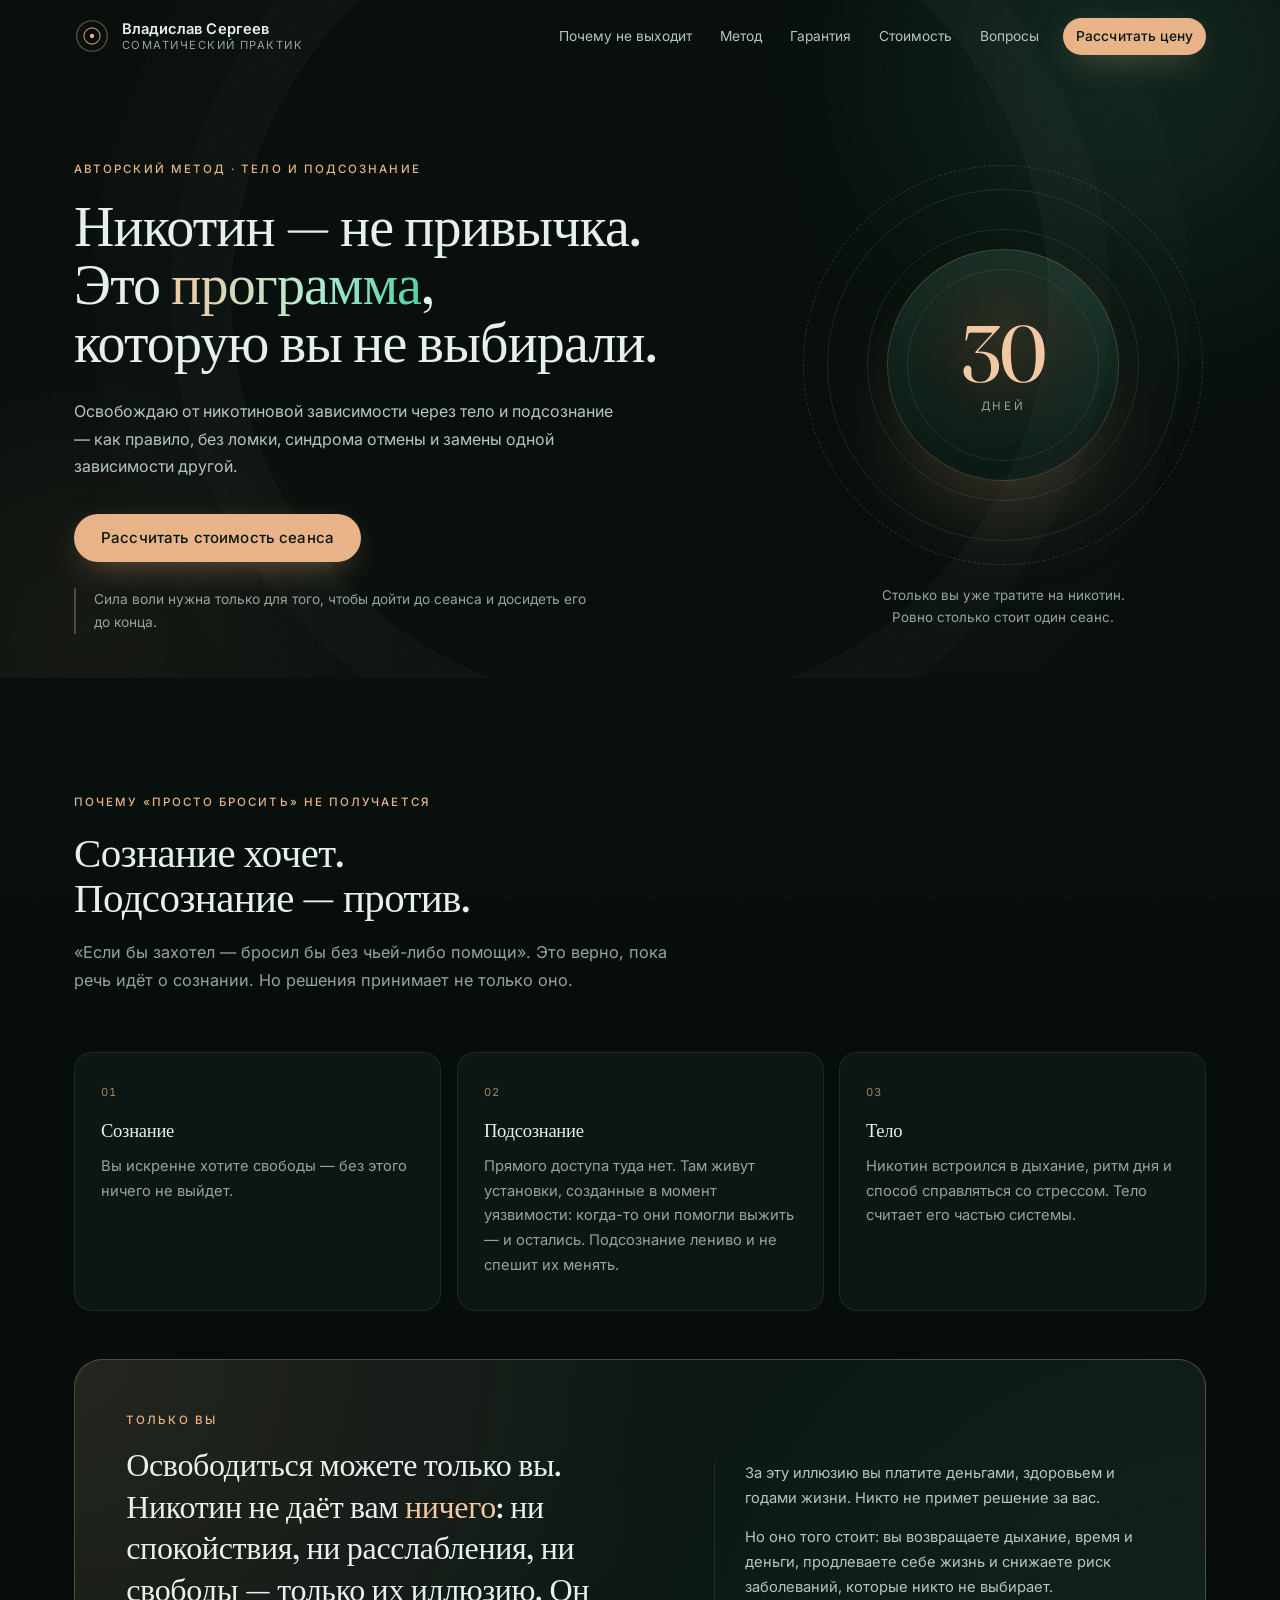
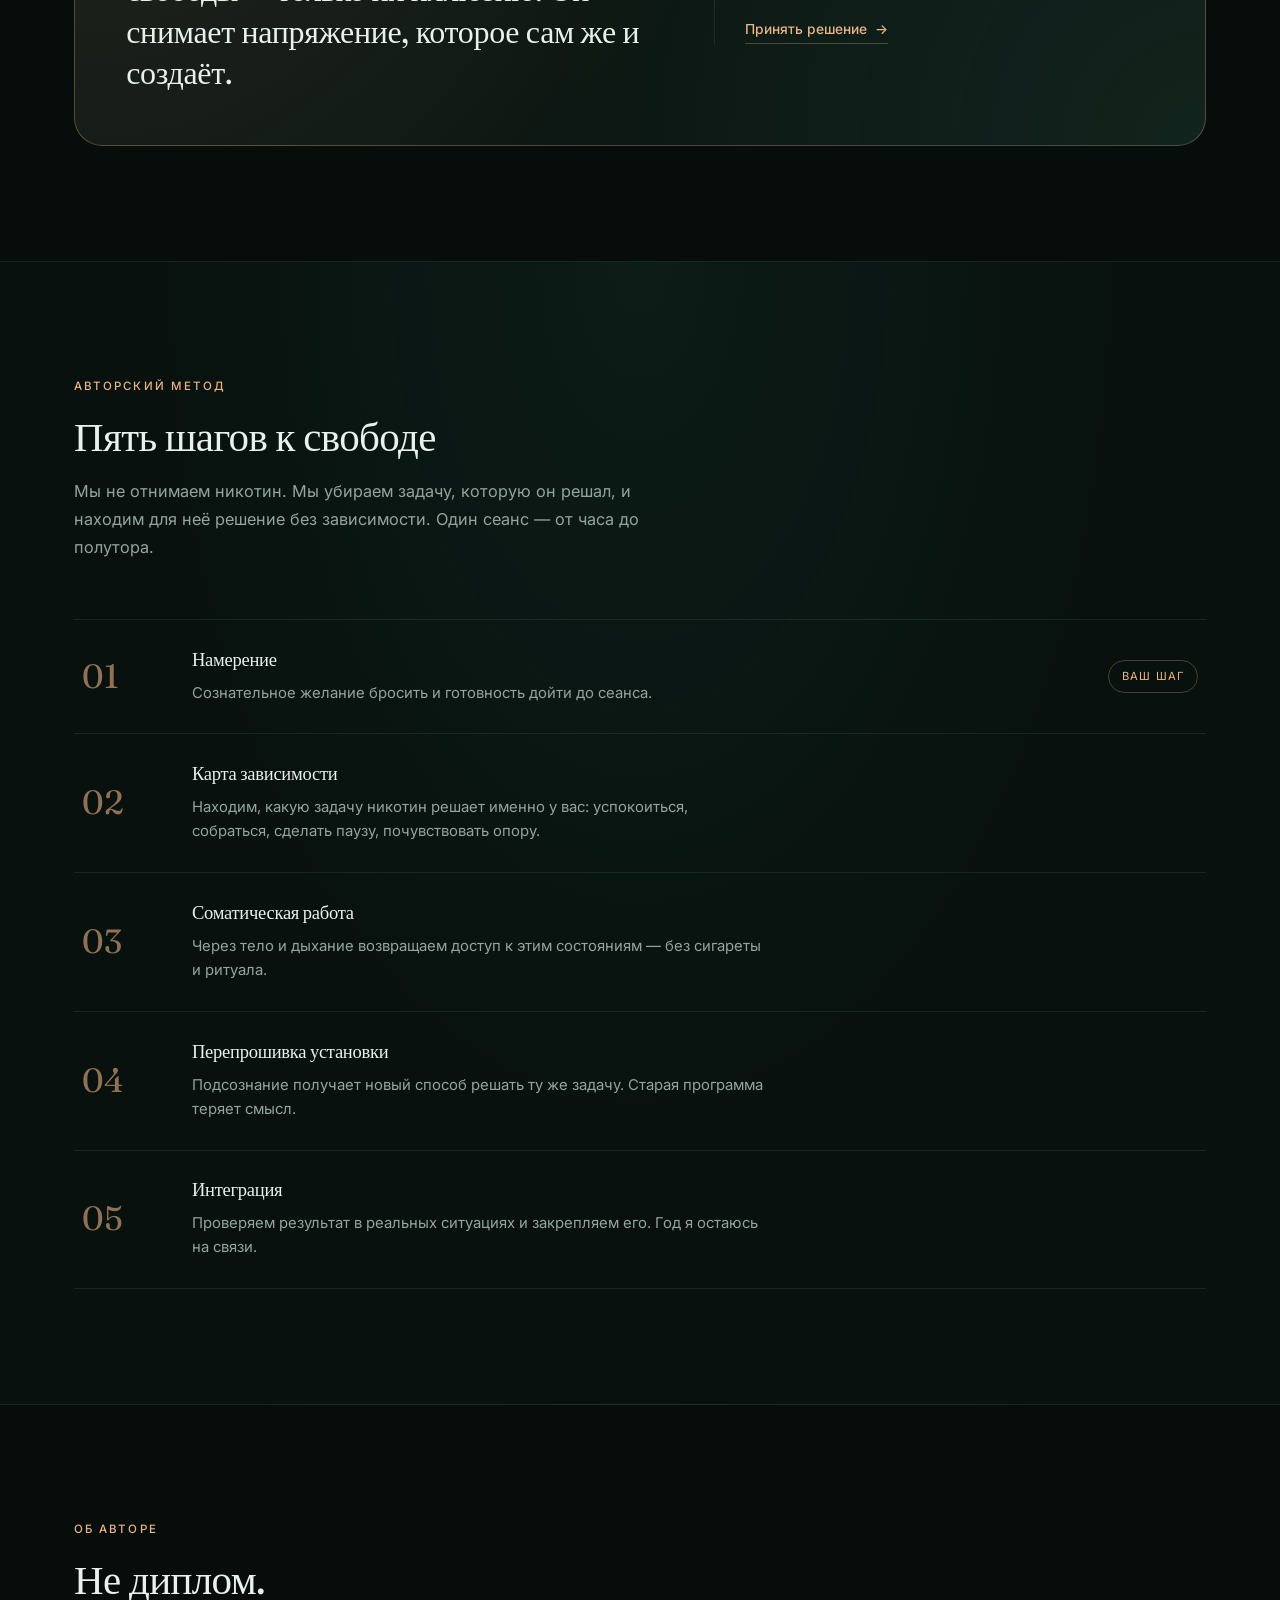
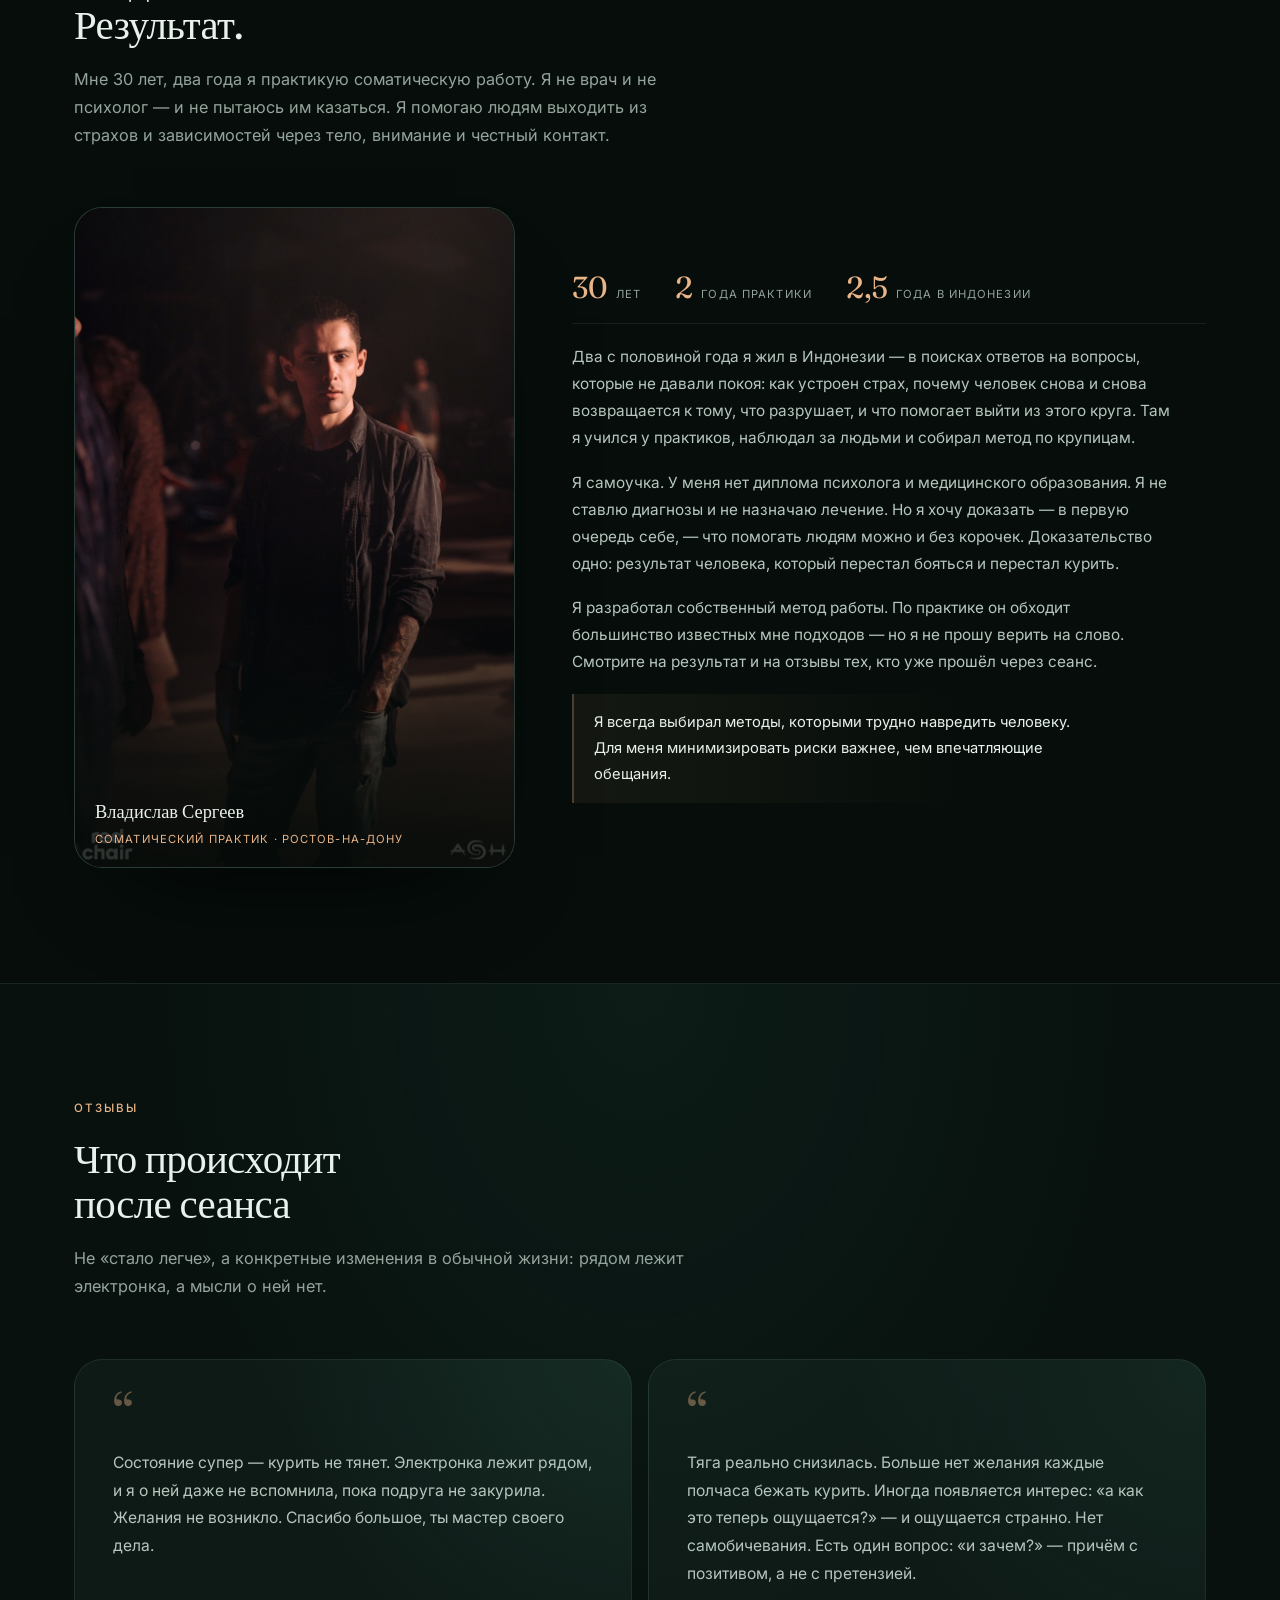
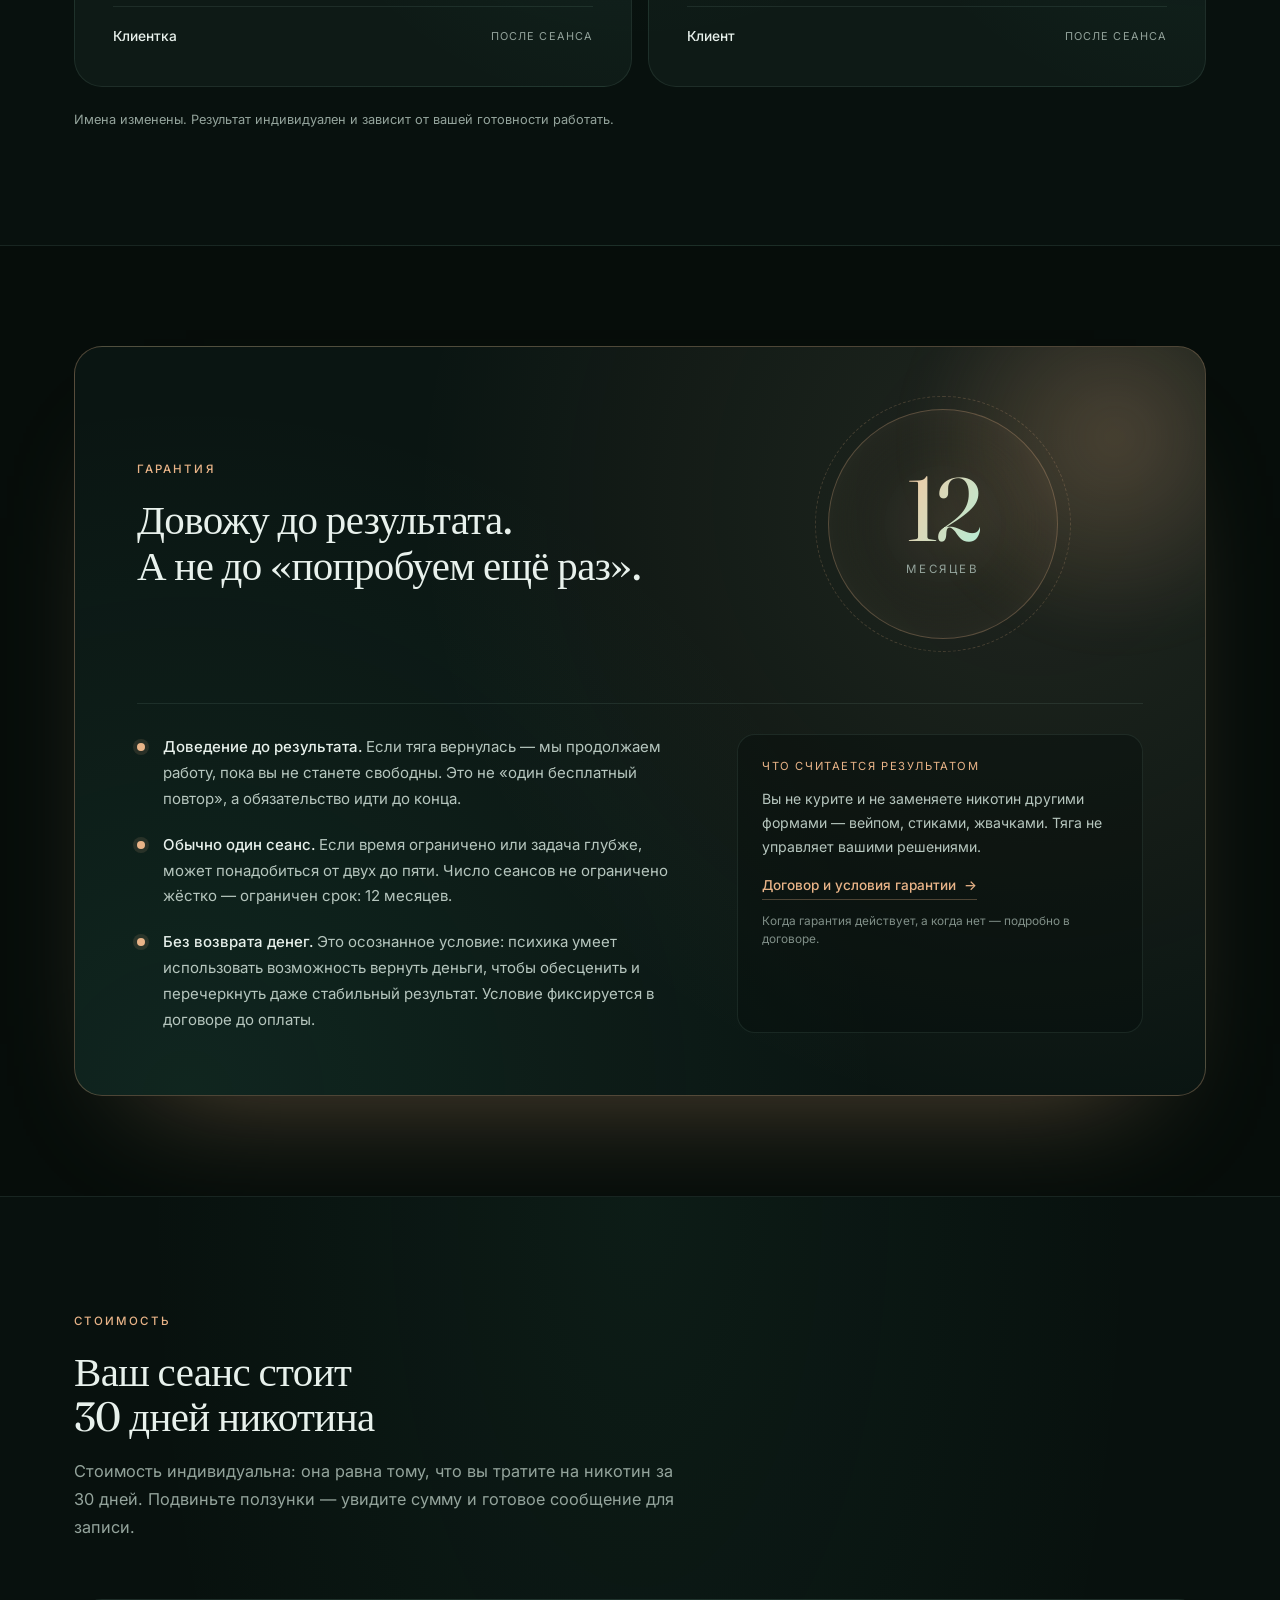
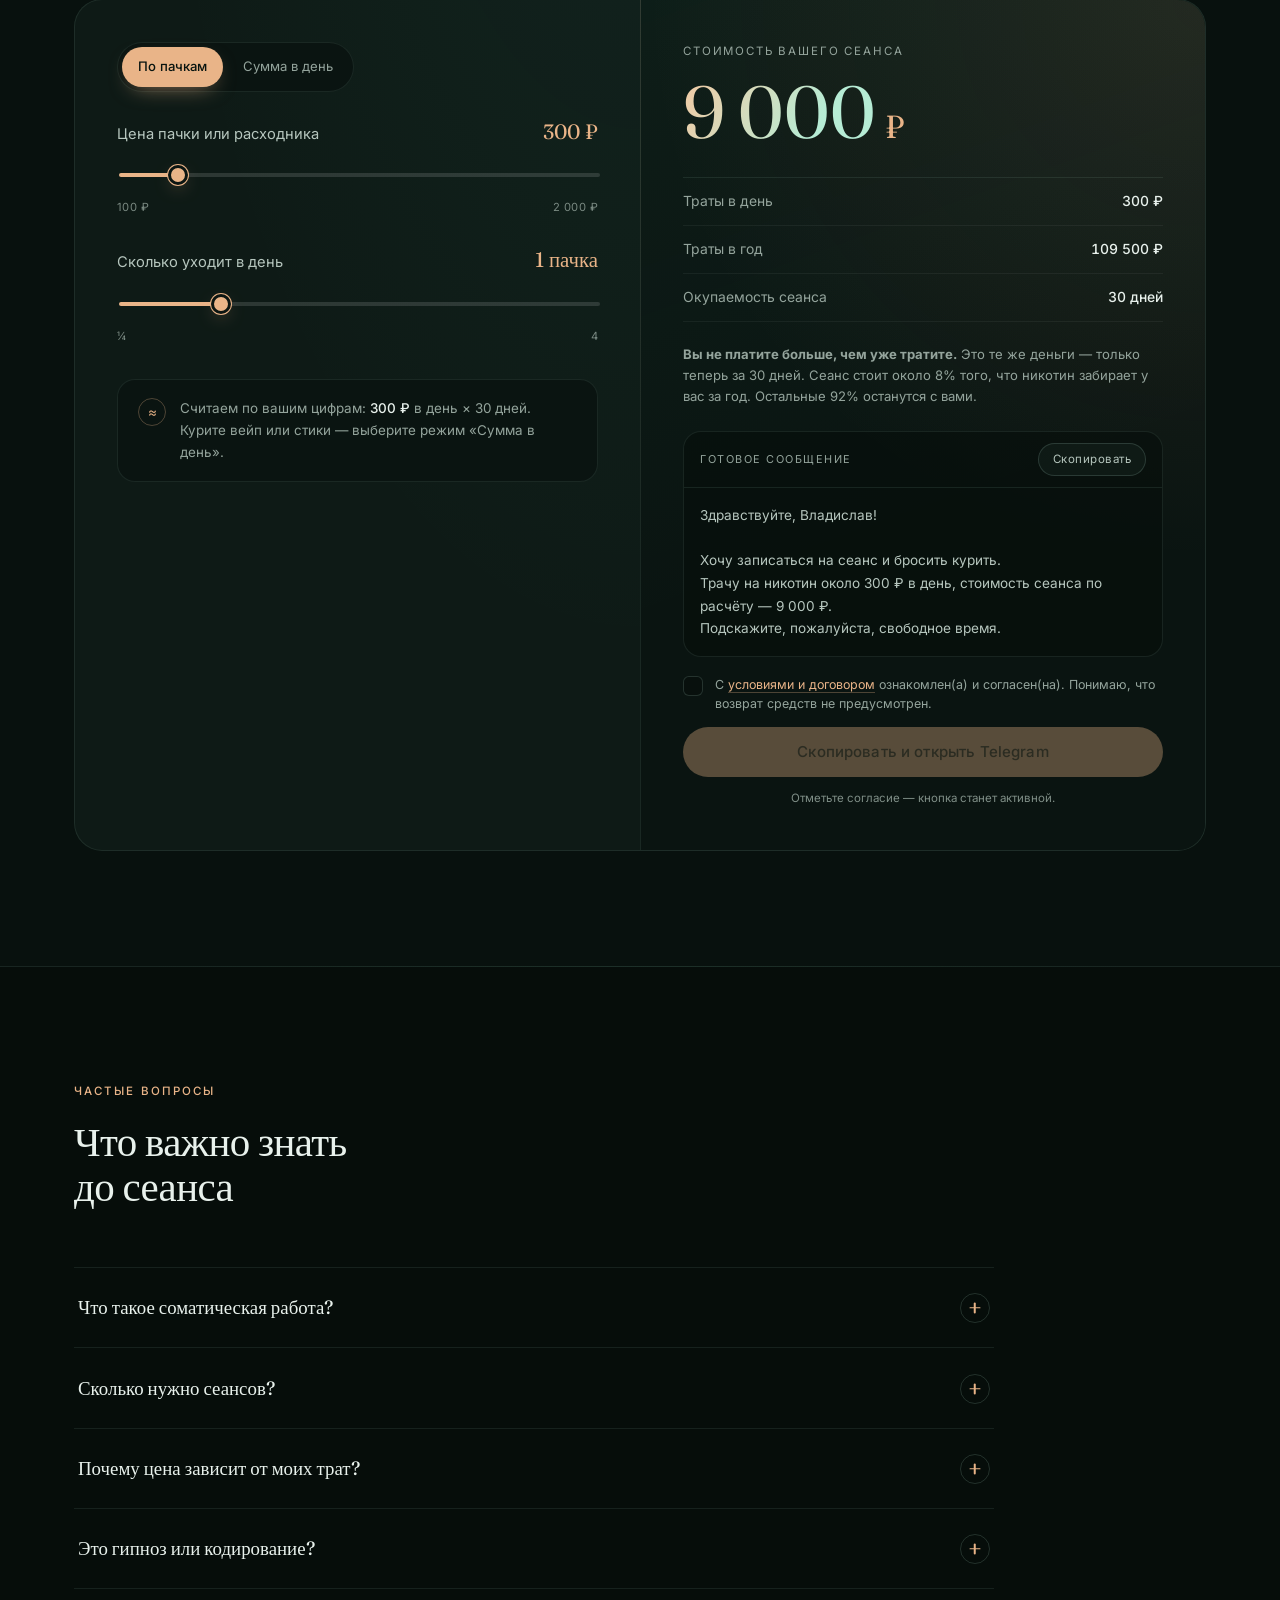
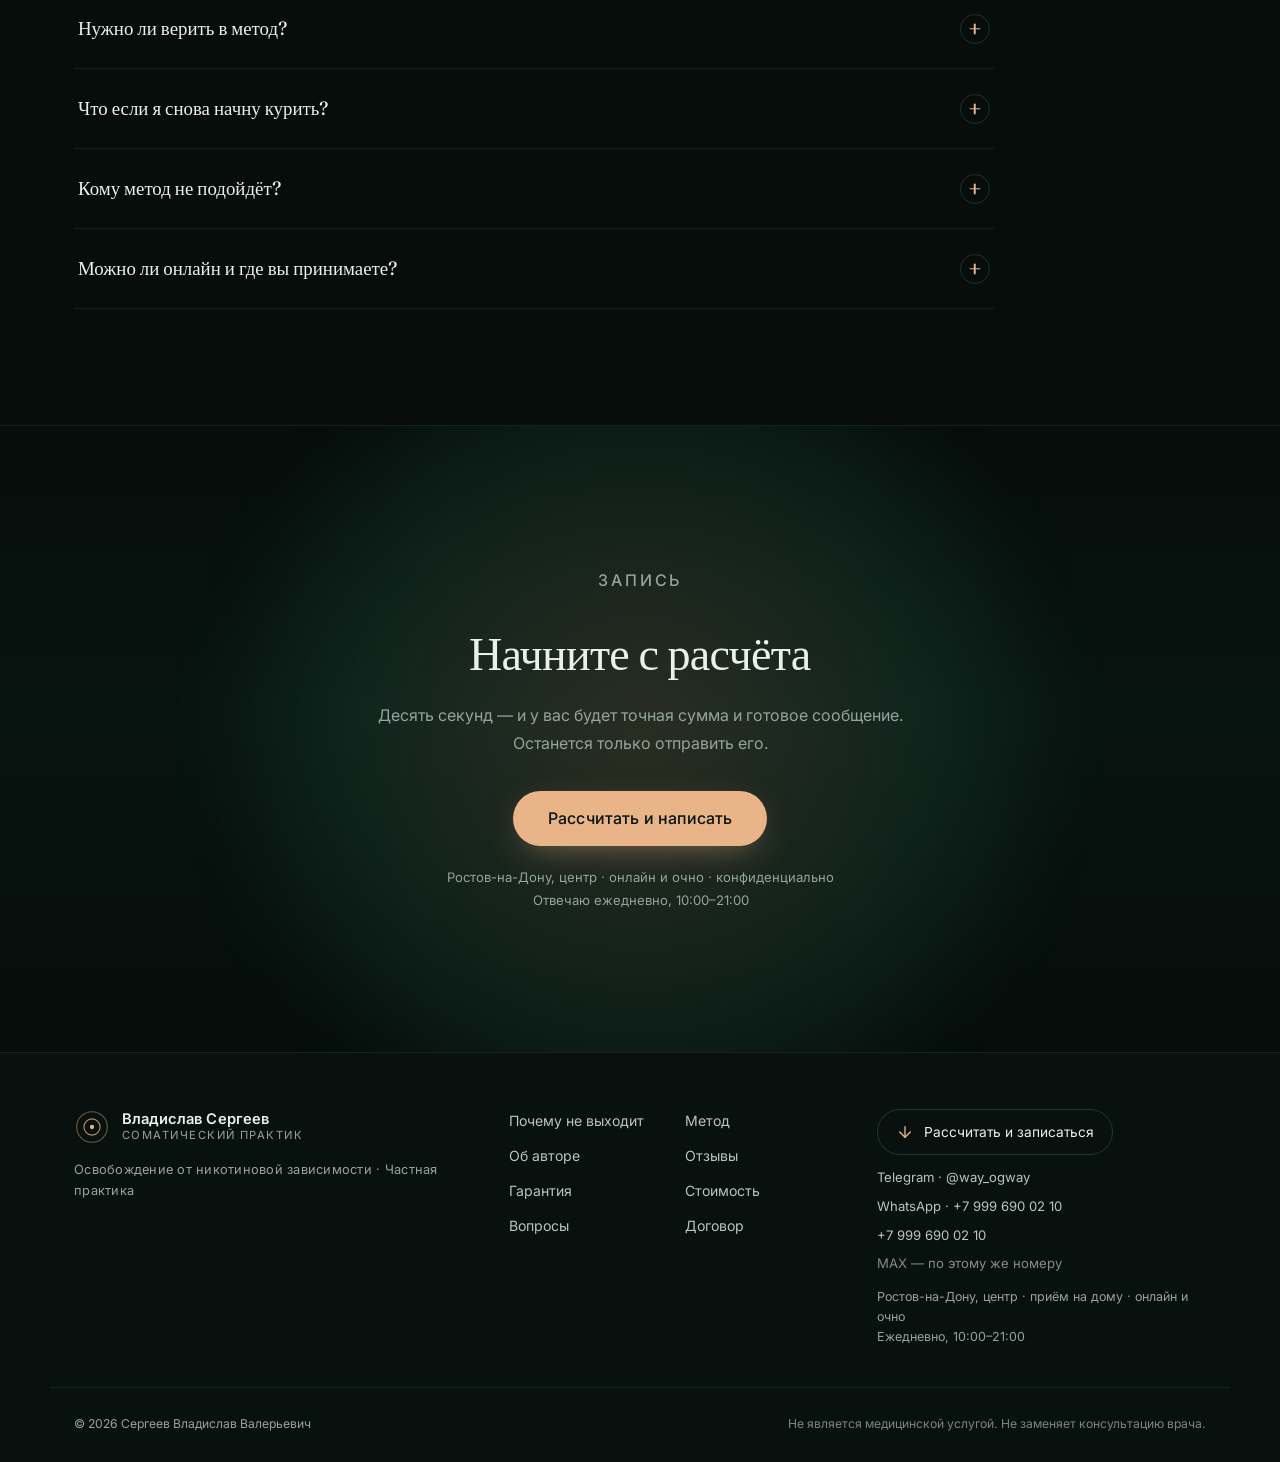
<file: index.html>
<!DOCTYPE html>
<html lang="ru">
<head>
<meta charset="UTF-8">
<meta name="viewport" content="width=device-width, initial-scale=1">
<title>Бросить курить за один сеанс — соматический практик Владислав Сергеев</title>
<meta name="description" content="Соматический метод: бросить курить за один сеанс, без замены зависимости. Гарантия — доведение до результата. Цена — траты на никотин за 30 дней.">
<meta name="theme-color" content="#060d0a">

<meta property="og:type" content="website">
<meta property="og:title" content="Бросить курить за один сеанс — соматический практик">
<meta property="og:description" content="Работа с телом и подсознанием вместо борьбы с собой. Без ломки и замены одной зависимости другой. Гарантия — доведение до результата.">
<meta property="og:locale" content="ru_RU">
<meta property="og:url" content="https://wayogway.github.io/nicotin/">
<meta property="og:image" content="https://wayogway.github.io/nicotin/assets/img/og.jpg">
<meta property="og:image:width" content="1200">
<meta property="og:image:height" content="630">
<meta property="og:image:alt" content="Владислав Сергеев — соматический практик. Бросить курить за один сеанс.">
<meta name="twitter:card" content="summary_large_image">
<meta name="twitter:image" content="https://wayogway.github.io/nicotin/assets/img/og.jpg">
<link rel="canonical" href="https://wayogway.github.io/nicotin/">

<link rel="icon" href="data:image/svg+xml,%3Csvg xmlns='http://www.w3.org/2000/svg' viewBox='0 0 40 40'%3E%3Crect width='40' height='40' rx='10' fill='%23060d0a'/%3E%3Ccircle cx='20' cy='20' r='11' fill='none' stroke='%23e9b488' stroke-width='1.5' opacity='.55'/%3E%3Ccircle cx='20' cy='20' r='4.5' fill='%23e9b488'/%3E%3C/svg%3E">
<link rel="preconnect" href="https://fonts.googleapis.com">
<link rel="preconnect" href="https://fonts.gstatic.com" crossorigin>
<link href="https://fonts.googleapis.com/css2?family=Fraunces:opsz,wght@9..144,300;9..144,400;9..144,500;9..144,600&family=Inter:wght@300;400;500;600&display=swap" rel="stylesheet">
<link rel="stylesheet" href="assets/css/style.css">

<script type="application/ld+json">
{
  "@context": "https://schema.org",
  "@type": "ProfessionalService",
  "name": "Владислав Сергеев — соматический практик",
  "jobTitle": "Соматический практик",
  "description": "Авторский соматический метод освобождения от никотиновой зависимости: работа с телом и подсознанием, как правило, один сеанс, гарантия — доведение до результата в течение 12 месяцев.",
  "areaServed": "Ростов-на-Дону, Россия",
  "availableLanguage": "ru",
  "priceRange": "$$"
}
</script>

<!-- Яндекс.Метрика: вставьте сюда код счётчика. Пошаговая инструкция — в README, раздел 6. -->
</head>

<body id="top">

<div class="progress" id="progress" aria-hidden="true"></div>

<!-- ======================= HEADER ======================= -->
<header class="site-header" id="siteHeader">
  <div class="container header-inner">
    <a class="brand" href="#top">
      <span class="brand-mark" aria-hidden="true">
        <svg viewBox="0 0 40 40" fill="none" xmlns="http://www.w3.org/2000/svg">
          <circle cx="20" cy="20" r="17" stroke="currentColor" stroke-width="1.2" opacity=".45"/>
          <circle cx="20" cy="20" r="9"  stroke="currentColor" stroke-width="1.2" opacity=".8"/>
          <circle cx="20" cy="20" r="2.4" fill="currentColor"/>
        </svg>
      </span>
      <span class="brand-text">
        <strong>Владислав Сергеев</strong>
        <em>Соматический практик</em>
      </span>
    </a>

    <nav class="nav" id="nav" aria-label="Основная навигация">
      <a href="#why">Почему не выходит</a>
      <a href="#method">Метод</a>
      <a href="#guarantee">Гарантия</a>
      <a href="#calc">Стоимость</a>
      <a href="#faq">Вопросы</a>
      <a class="btn btn-primary btn-sm nav-cta" href="#calc">Рассчитать цену</a>
    </nav>

    <button class="burger" id="burger" aria-label="Открыть меню" aria-expanded="false" aria-controls="nav">
      <span></span><span></span><span></span>
    </button>
  </div>
</header>

<main>

<!-- ======================= HERO ======================= -->
<section class="hero">
  <div class="hero-bg" aria-hidden="true">
    <span class="orb orb-1"></span>
    <span class="orb orb-2"></span>
    <span class="ring"></span>
  </div>

  <div class="container hero-inner">
    <div class="hero-copy">
      <p class="eyebrow reveal">Авторский метод · тело и подсознание</p>

      <h1 class="reveal" data-delay="60">
        Никотин — не привычка.<br>
        Это <span class="grad">программа</span>,<br>
        которую вы не выбирали.
      </h1>

      <p class="lead reveal" data-delay="120">
        Освобождаю от никотиновой зависимости через тело и подсознание — как правило,
        без ломки, синдрома отмены и замены одной зависимости другой.
      </p>

      <div class="hero-actions reveal" data-delay="180">
        <a class="btn btn-primary" href="#calc">Рассчитать стоимость сеанса</a>
      </div>

      <p class="hero-note reveal" data-delay="240">
        Сила воли нужна только для того, чтобы дойти до сеанса и досидеть его до конца.
      </p>
    </div>

    <div class="hero-visual reveal" data-delay="260">
      <div class="breath">
        <span class="breath__spin" aria-hidden="true"></span>
        <span class="breath__ring breath__ring--1" aria-hidden="true"></span>
        <span class="breath__ring breath__ring--2" aria-hidden="true"></span>
        <span class="breath__ring breath__ring--3" aria-hidden="true"></span>
        <div class="breath__core">
          <span class="breath__num">30</span>
          <span class="breath__unit">дней</span>
        </div>
      </div>
      <p class="breath-caption">
        Столько вы уже тратите на никотин.<br>
        Ровно столько стоит один сеанс.
      </p>
    </div>
  </div>
</section>

<!-- ======================= ПОЧЕМУ НЕ ВЫХОДИТ ======================= -->
<section class="section" id="why">
  <div class="container">
    <header class="section-head reveal">
      <p class="eyebrow">Почему «просто бросить» не получается</p>
      <h2>Сознание хочет.<br>Подсознание — против.</h2>
      <p class="section-lead">
        «Если бы захотел — бросил бы без чьей-либо помощи». Это верно, пока речь идёт о сознании.
        Но решения принимает не только оно.
      </p>
    </header>

    <div class="why-grid">
      <article class="why-card reveal">
        <span class="why-num">01</span>
        <h3>Сознание</h3>
        <p>Вы искренне хотите свободы — без этого ничего не выйдет.</p>
      </article>

      <article class="why-card reveal" data-delay="80">
        <span class="why-num">02</span>
        <h3>Подсознание</h3>
        <p>Прямого доступа туда нет. Там живут установки, созданные в момент уязвимости: когда-то они помогли выжить — и остались. Подсознание лениво и не спешит их менять.</p>
      </article>

      <article class="why-card reveal" data-delay="160">
        <span class="why-num">03</span>
        <h3>Тело</h3>
        <p>Никотин встроился в дыхание, ритм дня и способ справляться со стрессом. Тело считает его частью системы.</p>
      </article>
    </div>

    <div class="freedom reveal">
      <div class="freedom__main">
        <p class="eyebrow">Только вы</p>
        <p class="freedom__statement">
          Освободиться можете только вы. Никотин не даёт вам <em>ничего</em>:
          ни спокойствия, ни расслабления, ни свободы — только их иллюзию.
          Он снимает напряжение, которое сам же и создаёт.
        </p>
      </div>

      <div class="freedom__aside">
        <p>
          За эту иллюзию вы платите деньгами, здоровьем и годами жизни.
          Никто не примет решение за вас.
        </p>
        <p>
          Но оно того стоит: вы возвращаете дыхание, время и деньги, продлеваете
          себе жизнь и снижаете риск заболеваний, которые никто не выбирает.
        </p>
        <a class="freedom__link" href="#calc">Принять решение <span aria-hidden="true">→</span></a>
      </div>
    </div>
  </div>
</section>

<!-- ======================= МЕТОД ======================= -->
<section class="section section-alt" id="method">
  <div class="container">
    <header class="section-head reveal">
      <p class="eyebrow">Авторский метод</p>
      <h2>Пять шагов к свободе</h2>
      <p class="section-lead">
        Мы не отнимаем никотин. Мы убираем задачу, которую он решал, и находим для неё решение
        без зависимости. Один сеанс — от часа до полутора.
      </p>
    </header>

    <ol class="timeline">
      <li class="tl reveal">
        <span class="tl-num">01</span>
        <div class="tl-body">
          <h3>Намерение</h3>
          <p>Сознательное желание бросить и готовность дойти до сеанса.</p>
        </div>
        <span class="tl-tag">ваш шаг</span>
      </li>

      <li class="tl reveal" data-delay="60">
        <span class="tl-num">02</span>
        <div class="tl-body">
          <h3>Карта зависимости</h3>
          <p>Находим, какую задачу никотин решает именно у вас: успокоиться, собраться, сделать паузу, почувствовать опору.</p>
        </div>
      </li>

      <li class="tl reveal" data-delay="120">
        <span class="tl-num">03</span>
        <div class="tl-body">
          <h3>Соматическая работа</h3>
          <p>Через тело и дыхание возвращаем доступ к этим состояниям — без сигареты и ритуала.</p>
        </div>
      </li>

      <li class="tl reveal" data-delay="180">
        <span class="tl-num">04</span>
        <div class="tl-body">
          <h3>Перепрошивка установки</h3>
          <p>Подсознание получает новый способ решать ту же задачу. Старая программа теряет смысл.</p>
        </div>
      </li>

      <li class="tl reveal" data-delay="240">
        <span class="tl-num">05</span>
        <div class="tl-body">
          <h3>Интеграция</h3>
          <p>Проверяем результат в реальных ситуациях и закрепляем его. Год я остаюсь на связи.</p>
        </div>
      </li>
    </ol>
  </div>
</section>

<!-- ======================= ОБ АВТОРЕ ======================= -->
<section class="section" id="author">
  <div class="container">
    <header class="section-head reveal">
      <p class="eyebrow">Об авторе</p>
      <h2>Не диплом.<br>Результат.</h2>
      <p class="section-lead">
        Мне 30 лет, два года я практикую соматическую работу. Я не врач и не психолог —
        и не пытаюсь им казаться. Я помогаю людям выходить из страхов и зависимостей
        через тело, внимание и честный контакт.
      </p>
    </header>

    <div class="author">
      <figure class="author__photo reveal">
        <img src="assets/img/author.jpg" alt="Владислав Сергеев, соматический практик" width="900" height="1351" loading="lazy">
        <figcaption class="author__badge">
          <strong>Владислав Сергеев</strong>
          <span>соматический практик · Ростов-на-Дону</span>
        </figcaption>
      </figure>

      <div class="author__body reveal" data-delay="80">
        <div class="author__facts">
          <div class="author__fact"><b>30</b><span>лет</span></div>
          <div class="author__fact"><b>2</b><span>года практики</span></div>
          <div class="author__fact"><b>2,5</b><span>года в Индонезии</span></div>
        </div>

        <p>
          Два с половиной года я жил в Индонезии — в поисках ответов на вопросы,
          которые не давали покоя: как устроен страх, почему человек снова и снова
          возвращается к тому, что разрушает, и что помогает выйти из этого круга.
          Там я учился у практиков, наблюдал за людьми и собирал метод по крупицам.
        </p>

        <p>
          Я самоучка. У меня нет диплома психолога и медицинского образования.
          Я не ставлю диагнозы и не назначаю лечение. Но я хочу доказать — в первую
          очередь себе, — что помогать людям можно и без корочек. Доказательство
          одно: результат человека, который перестал бояться и перестал курить.
        </p>

        <p>
          Я разработал собственный метод работы. По практике он обходит большинство
          известных мне подходов — но я не прошу верить на слово. Смотрите на результат
          и на отзывы тех, кто уже прошёл через сеанс.
        </p>

        <p class="author__principle">
          Я всегда выбирал методы, которыми трудно навредить человеку. Для меня
          минимизировать риски важнее, чем впечатляющие обещания.
        </p>
      </div>
    </div>
  </div>
</section>

<!-- ======================= ОТЗЫВЫ ======================= -->
<section class="section section-alt" id="reviews">
  <div class="container">
    <header class="section-head reveal">
      <p class="eyebrow">Отзывы</p>
      <h2>Что происходит<br>после сеанса</h2>
      <p class="section-lead">
        Не «стало легче», а конкретные изменения в обычной жизни: рядом лежит
        электронка, а мысли о ней нет.
      </p>
    </header>

    <div class="reviews">
      <article class="review reveal">
        <span class="review__mark" aria-hidden="true">“</span>
        <blockquote>
          <p>
            Состояние супер — курить не тянет. Электронка лежит рядом, и я о ней
            даже не вспомнила, пока подруга не закурила. Желания не возникло.
            Спасибо большое, ты мастер своего дела.
          </p>
        </blockquote>
        <footer class="review__meta">
          <span class="review__author">Клиентка</span>
          <span class="review__tag">после сеанса</span>
        </footer>
      </article>

      <article class="review reveal" data-delay="80">
        <span class="review__mark" aria-hidden="true">“</span>
        <blockquote>
          <p>
            Тяга реально снизилась. Больше нет желания каждые полчаса бежать
            курить. Иногда появляется интерес: «а как это теперь ощущается?» —
            и ощущается странно. Нет самобичевания. Есть один вопрос: «и зачем?» —
            причём с позитивом, а не с претензией.
          </p>
        </blockquote>
        <footer class="review__meta">
          <span class="review__author">Клиент</span>
          <span class="review__tag">после сеанса</span>
        </footer>
      </article>
    </div>

    <p class="reviews__note reveal" data-delay="140">
      Имена изменены. Результат индивидуален и зависит от вашей готовности работать.
    </p>
  </div>
</section>

<!-- ======================= ГАРАНТИЯ ======================= -->
<section class="section section-guarantee" id="guarantee">
  <div class="container">
    <div class="guarantee reveal">
      <div class="guarantee__glow" aria-hidden="true"></div>

      <div class="guarantee__head">
        <p class="eyebrow">Гарантия</p>
        <h2>Довожу до результата.<br>А не до «попробуем ещё раз».</h2>
      </div>

      <div class="guarantee__figure" aria-hidden="true">
        <span class="guarantee__num">12</span>
        <span class="guarantee__unit">месяцев</span>
      </div>

      <div class="guarantee__body">
        <div class="guarantee__points">
          <div class="guarantee__point">
            <span class="guarantee__dot" aria-hidden="true"></span>
            <p>
              <b>Доведение до результата.</b> Если тяга вернулась — мы продолжаем
              работу, пока вы не станете свободны. Это не «один бесплатный повтор»,
              а обязательство идти до конца.
            </p>
          </div>
          <div class="guarantee__point">
            <span class="guarantee__dot" aria-hidden="true"></span>
            <p>
              <b>Обычно один сеанс.</b> Если время ограничено или задача глубже,
              может понадобиться от двух до пяти. Число сеансов не ограничено жёстко —
              ограничен срок: 12 месяцев.
            </p>
          </div>
          <div class="guarantee__point">
            <span class="guarantee__dot" aria-hidden="true"></span>
            <p>
              <b>Без возврата денег.</b> Это осознанное условие: психика умеет
              использовать возможность вернуть деньги, чтобы обесценить и перечеркнуть
              даже стабильный результат. Условие фиксируется в договоре до оплаты.
            </p>
          </div>
        </div>

        <div class="guarantee__aside">
          <p class="guarantee__aside-title">Что считается результатом</p>
          <p>
            Вы не курите и не заменяете никотин другими формами — вейпом, стиками,
            жвачками. Тяга не управляет вашими решениями.
          </p>
          <a class="guarantee__link" href="terms.html">
            Договор и условия гарантии <span aria-hidden="true">→</span>
          </a>
          <p class="guarantee__fine">Когда гарантия действует, а когда нет — подробно в договоре.</p>
        </div>
      </div>
    </div>
  </div>
</section>

<!-- ======================= КАЛЬКУЛЯТОР ======================= -->
<section class="section section-alt" id="calc">
  <div class="container">
    <header class="section-head reveal">
      <p class="eyebrow">Стоимость</p>
      <h2>Ваш сеанс стоит<br>30 дней никотина</h2>
      <p class="section-lead">
        Стоимость индивидуальна: она равна тому, что вы тратите на никотин за 30 дней.
        Подвиньте ползунки — увидите сумму и готовое сообщение для записи.
      </p>
    </header>

    <div class="calc reveal">
      <div class="calc-controls">
        <div class="segmented" role="group" aria-label="Способ расчёта">
          <button type="button" data-mode="packs" aria-pressed="true">По пачкам</button>
          <button type="button" data-mode="money" aria-pressed="false">Сумма в день</button>
        </div>

        <div class="field" data-field="packs">
          <div class="field__head">
            <label for="price">Цена пачки или расходника</label>
            <output id="priceOut" for="price">300 ₽</output>
          </div>
          <input type="range" id="price" min="100" max="2000" step="10" value="300">
          <div class="field__scale"><span>100 ₽</span><span>2 000 ₽</span></div>
        </div>

        <div class="field" data-field="packs">
          <div class="field__head">
            <label for="packs">Сколько уходит в день</label>
            <output id="packsOut" for="packs">1 пачка</output>
          </div>
          <input type="range" id="packs" min="0.25" max="4" step="0.25" value="1">
          <div class="field__scale"><span>¼</span><span>4</span></div>
        </div>

        <div class="field" data-field="money" hidden>
          <div class="field__head">
            <label for="daily">Сколько вы тратите на никотин в день</label>
            <output id="dailyOut" for="daily">300 ₽</output>
          </div>
          <input type="range" id="daily" min="50" max="5000" step="10" value="300">
          <div class="field__scale"><span>50 ₽</span><span>5 000 ₽</span></div>
        </div>

        <div class="calc-hint">
          <span class="calc-hint__icon" aria-hidden="true">≈</span>
          <p>
            Считаем по вашим цифрам: <b id="hintDaily">300 ₽</b> в день × 30 дней.
            Курите вейп или стики — выберите режим «Сумма в день».
          </p>
        </div>
      </div>

      <div class="calc-result">
        <span class="calc-result__eyebrow">Стоимость вашего сеанса</span>
        <p class="calc-result__sum">
          <span id="sumSession">9 000</span><span class="calc-result__cur">₽</span>
        </p>

        <div class="calc-result__rows">
          <div class="calc-row"><span>Траты в день</span><b id="sumDaily">300 ₽</b></div>
          <div class="calc-row"><span>Траты в год</span><b id="sumYear">109 500 ₽</b></div>
          <div class="calc-row"><span>Окупаемость сеанса</span><b>30 дней</b></div>
        </div>

        <p class="calc-result__note">
          <b>Вы не платите больше, чем уже тратите.</b> Это те же деньги — только
          теперь за 30 дней. Сеанс стоит около 8% того, что никотин забирает у вас
          за год. Остальные 92% останутся с вами.
        </p>

        <div class="calc-message">
          <div class="calc-message__head">
            <span>Готовое сообщение</span>
            <button type="button" class="copy-btn" id="copyMsg" aria-live="polite">Скопировать</button>
          </div>
          <p class="calc-message__text" id="messageText">Здравствуйте, Владислав!

Хочу записаться на сеанс и бросить курить.
Трачу на никотин около 300 ₽ в день, стоимость сеанса по расчёту — 9 000 ₽.
Подскажите, пожалуйста, свободное время.</p>
        </div>

        <label class="consent" for="consent">
          <input type="checkbox" id="consent">
          <span class="consent__box" aria-hidden="true"></span>
          <span class="consent__text">
            С <a href="terms.html" target="_blank" rel="noopener">условиями и договором</a>
            ознакомлен(а) и согласен(на). Понимаю, что возврат средств не предусмотрен.
          </span>
        </label>

        <button type="button" class="btn btn-primary btn-block calc-send" id="sendBtn" disabled>
          Скопировать и открыть Telegram
        </button>
        <p class="calc-result__fine" id="sendNote" aria-live="polite">Отметьте согласие — кнопка станет активной.</p>

        <noscript>
          <p class="calc-result__fine">
            Без JavaScript кнопка не работает. Напишите напрямую в Telegram:
            <a href="https://t.me/way_ogway" target="_blank" rel="noopener">@way_ogway</a>.
          </p>
        </noscript>
      </div>
    </div>
  </div>
</section>

<!-- ======================= FAQ ======================= -->
<section class="section" id="faq">
  <div class="container">
    <header class="section-head reveal">
      <p class="eyebrow">Частые вопросы</p>
      <h2>Что важно знать<br>до сеанса</h2>
    </header>

    <div class="faq">
      <div class="faq-item reveal">
        <button class="faq-q" id="faq-q-1" aria-expanded="false" aria-controls="faq-a-1">
          <span>Что такое соматическая работа?</span>
          <span class="faq-icon" aria-hidden="true"></span>
        </button>
        <div class="faq-a" id="faq-a-1" role="region" aria-labelledby="faq-q-1">
          <div class="faq-a__inner">
            <p>Это работа с телом через направленное чистое внимание. Мы проходим по фасциальной системе, находим зажимы, в которых держится привычка, и через расслабление возвращаем телу свободное состояние. Никотин перестаёт быть нужен как способ снимать напряжение — потому что напряжение уходит.</p>
          </div>
        </div>
      </div>

      <div class="faq-item reveal" data-delay="40">
        <button class="faq-q" id="faq-q-2" aria-expanded="false" aria-controls="faq-a-2">
          <span>Сколько нужно сеансов?</span>
          <span class="faq-icon" aria-hidden="true"></span>
        </button>
        <div class="faq-a" id="faq-a-2" role="region" aria-labelledby="faq-q-2">
          <div class="faq-a__inner">
            <p>По практике достаточно одного сеанса. Если время ограничено или запрос глубже, может понадобиться от двух до пяти. Гарантия как раз об этом: я довожу до результата, а не считаю сеансы.</p>
          </div>
        </div>
      </div>

      <div class="faq-item reveal" data-delay="80">
        <button class="faq-q" id="faq-q-3" aria-expanded="false" aria-controls="faq-a-3">
          <span>Почему цена зависит от моих трат?</span>
          <span class="faq-icon" aria-hidden="true"></span>
        </button>
        <div class="faq-a" id="faq-a-3" role="region" aria-labelledby="faq-q-3">
          <div class="faq-a__inner">
            <p>Психика обесценивает дешёвое. Если вы тратите на никотин 30 000 ₽ в месяц, результат за 5 000 ₽ она может отвергнуть как «недостаточно ценный». И наоборот: тот, кто тратит 5 000 ₽, часто не готов платить больше — и остаётся с зависимостью. Цена, равная вашим тратам за 30 дней, честна для обеих сторон.</p>
          </div>
        </div>
      </div>

      <div class="faq-item reveal" data-delay="120">
        <button class="faq-q" id="faq-q-4" aria-expanded="false" aria-controls="faq-a-4">
          <span>Это гипноз или кодирование?</span>
          <span class="faq-icon" aria-hidden="true"></span>
        </button>
        <div class="faq-a" id="faq-a-4" role="region" aria-labelledby="faq-q-4">
          <div class="faq-a__inner">
            <p>Нет. Это соматическая работа: тело, дыхание и подсознательные установки. Вы в сознании, контролируете процесс и помните всё, что происходит.</p>
          </div>
        </div>
      </div>

      <div class="faq-item reveal" data-delay="160">
        <button class="faq-q" id="faq-q-5" aria-expanded="false" aria-controls="faq-a-5">
          <span>Нужно ли верить в метод?</span>
          <span class="faq-icon" aria-hidden="true"></span>
        </button>
        <div class="faq-a" id="faq-a-5" role="region" aria-labelledby="faq-q-5">
          <div class="faq-a__inner">
            <p>Верить не обязательно — подсознание реагирует на работу с телом и намерением, а не на веру.</p>
          </div>
        </div>
      </div>

      <div class="faq-item reveal" data-delay="200">
        <button class="faq-q" id="faq-q-6" aria-expanded="false" aria-controls="faq-a-6">
          <span>Что если я снова начну курить?</span>
          <span class="faq-icon" aria-hidden="true"></span>
        </button>
        <div class="faq-a" id="faq-a-6" role="region" aria-labelledby="faq-q-6">
          <div class="faq-a__inner">
            <p>Гарантия — доведение до результата в течение 12 месяцев. Если тяга вернётся, мы продолжаем работу. Это не «срыв», а сигнал, что мы не дошли до какой-то части установки. Возврат денег не предусмотрен — условие в договоре.</p>
          </div>
        </div>
      </div>

      <div class="faq-item reveal" data-delay="240">
        <button class="faq-q" id="faq-q-7" aria-expanded="false" aria-controls="faq-a-7">
          <span>Кому метод не подойдёт?</span>
          <span class="faq-icon" aria-hidden="true"></span>
        </button>
        <div class="faq-a" id="faq-a-7" role="region" aria-labelledby="faq-q-7">
          <div class="faq-a__inner">
            <p>Тем, кто не хочет бросать, а хочет «курить без вреда». И тем, кто ищет замену: вейп, стики, жвачки. Метод работает только при сознательном желании освободиться.</p>
          </div>
        </div>
      </div>

      <div class="faq-item reveal" data-delay="280">
        <button class="faq-q" id="faq-q-8" aria-expanded="false" aria-controls="faq-a-8">
          <span>Можно ли онлайн и где вы принимаете?</span>
          <span class="faq-icon" aria-hidden="true"></span>
        </button>
        <div class="faq-a" id="faq-a-8" role="region" aria-labelledby="faq-q-8">
          <div class="faq-a__inner">
            <p>Да, онлайн и очно. Очно — Ростов-на-Дону, центр; принимаю на дому, без специального кабинета. Онлайн — из любого города: нужны тихое место и стабильная связь. Формат не влияет на результат: работа идёт с телом и подсознанием, а не с расстоянием.</p>
          </div>
        </div>
      </div>
    </div>
  </div>
</section>

<!-- ======================= CTA ======================= -->
<section class="cta" id="contact">
  <div class="cta-glow" aria-hidden="true"></div>
  <div class="container cta-inner">
    <p class="eyebrow reveal">Запись</p>
    <h2 class="reveal">Начните с расчёта</h2>
    <p class="reveal" data-delay="80">
      Десять секунд — и у вас будет точная сумма и готовое сообщение.
      Останется только отправить его.
    </p>

    <div class="cta-actions reveal" data-delay="140">
      <a class="btn btn-primary btn-lg" href="#calc">Рассчитать и написать</a>
    </div>

    <p class="cta-note reveal" data-delay="200">
      Ростов-на-Дону, центр · онлайн и очно · конфиденциально<br>
      Отвечаю ежедневно, 10:00–21:00
    </p>
  </div>
</section>

</main>

<!-- ======================= FOOTER ======================= -->
<footer class="site-footer">
  <div class="container footer-inner">
    <div class="footer-brand">
      <a class="brand" href="#top">
        <span class="brand-mark" aria-hidden="true">
          <svg viewBox="0 0 40 40" fill="none" xmlns="http://www.w3.org/2000/svg">
            <circle cx="20" cy="20" r="17" stroke="currentColor" stroke-width="1.2" opacity=".45"/>
            <circle cx="20" cy="20" r="9"  stroke="currentColor" stroke-width="1.2" opacity=".8"/>
            <circle cx="20" cy="20" r="2.4" fill="currentColor"/>
          </svg>
        </span>
        <span class="brand-text">
          <strong>Владислав Сергеев</strong>
          <em>Соматический практик</em>
        </span>
      </a>
      <p>Освобождение от никотиновой зависимости · Частная практика</p>
    </div>

    <nav class="footer-nav" aria-label="Навигация в подвале">
      <a href="#why">Почему не выходит</a>
      <a href="#method">Метод</a>
      <a href="#author">Об авторе</a>
      <a href="#reviews">Отзывы</a>
      <a href="#guarantee">Гарантия</a>
      <a href="#calc">Стоимость</a>
      <a href="#faq">Вопросы</a>
      <a href="terms.html">Договор</a>
    </nav>

    <div class="footer-contacts">
      <a class="tg-link" href="#calc">
        <svg viewBox="0 0 24 24" width="18" height="18" fill="none" stroke="currentColor" stroke-width="1.8" stroke-linecap="round" stroke-linejoin="round" aria-hidden="true"><path d="M12 5v14"/><path d="m5 12 7 7 7-7"/></svg>
        Рассчитать и записаться
      </a>

      <div class="footer-contact-list">
        <a href="https://t.me/way_ogway" target="_blank" rel="noopener">Telegram · @way_ogway</a>
        <a href="https://wa.me/79996900210" target="_blank" rel="noopener">WhatsApp · +7 999 690 02 10</a>
        <a href="tel:+79996900210">+7 999 690 02 10</a>
        <span>MAX — по этому же номеру</span>
      </div>

      <span class="footer-hours">
        Ростов-на-Дону, центр · приём на дому · онлайн и очно<br>
        Ежедневно, 10:00–21:00
      </span>
    </div>
  </div>

  <div class="container footer-bottom">
    <span>© <span id="year">2026</span> Сергеев Владислав Валерьевич</span>
    <span class="footer-disclaimer">Не является медицинской услугой. Не заменяет консультацию врача.</span>
  </div>
</footer>

<button class="to-top" id="toTop" aria-label="Наверх" title="Наверх">
  <svg viewBox="0 0 24 24" width="20" height="20" fill="none" stroke="currentColor" stroke-width="1.6" stroke-linecap="round" stroke-linejoin="round"><path d="M12 19V5"/><path d="m5 12 7-7 7 7"/></svg>
</button>

<a class="mobile-cta" id="mobileCta" href="#calc">
  <span>Рассчитать стоимость</span>
  <svg viewBox="0 0 24 24" width="18" height="18" fill="none" stroke="currentColor" stroke-width="1.8" stroke-linecap="round" stroke-linejoin="round" aria-hidden="true"><path d="M12 5v14"/><path d="m5 12 7 7 7-7"/></svg>
</a>

<script src="assets/js/main.js"></script>
</body>
</html>
</file>
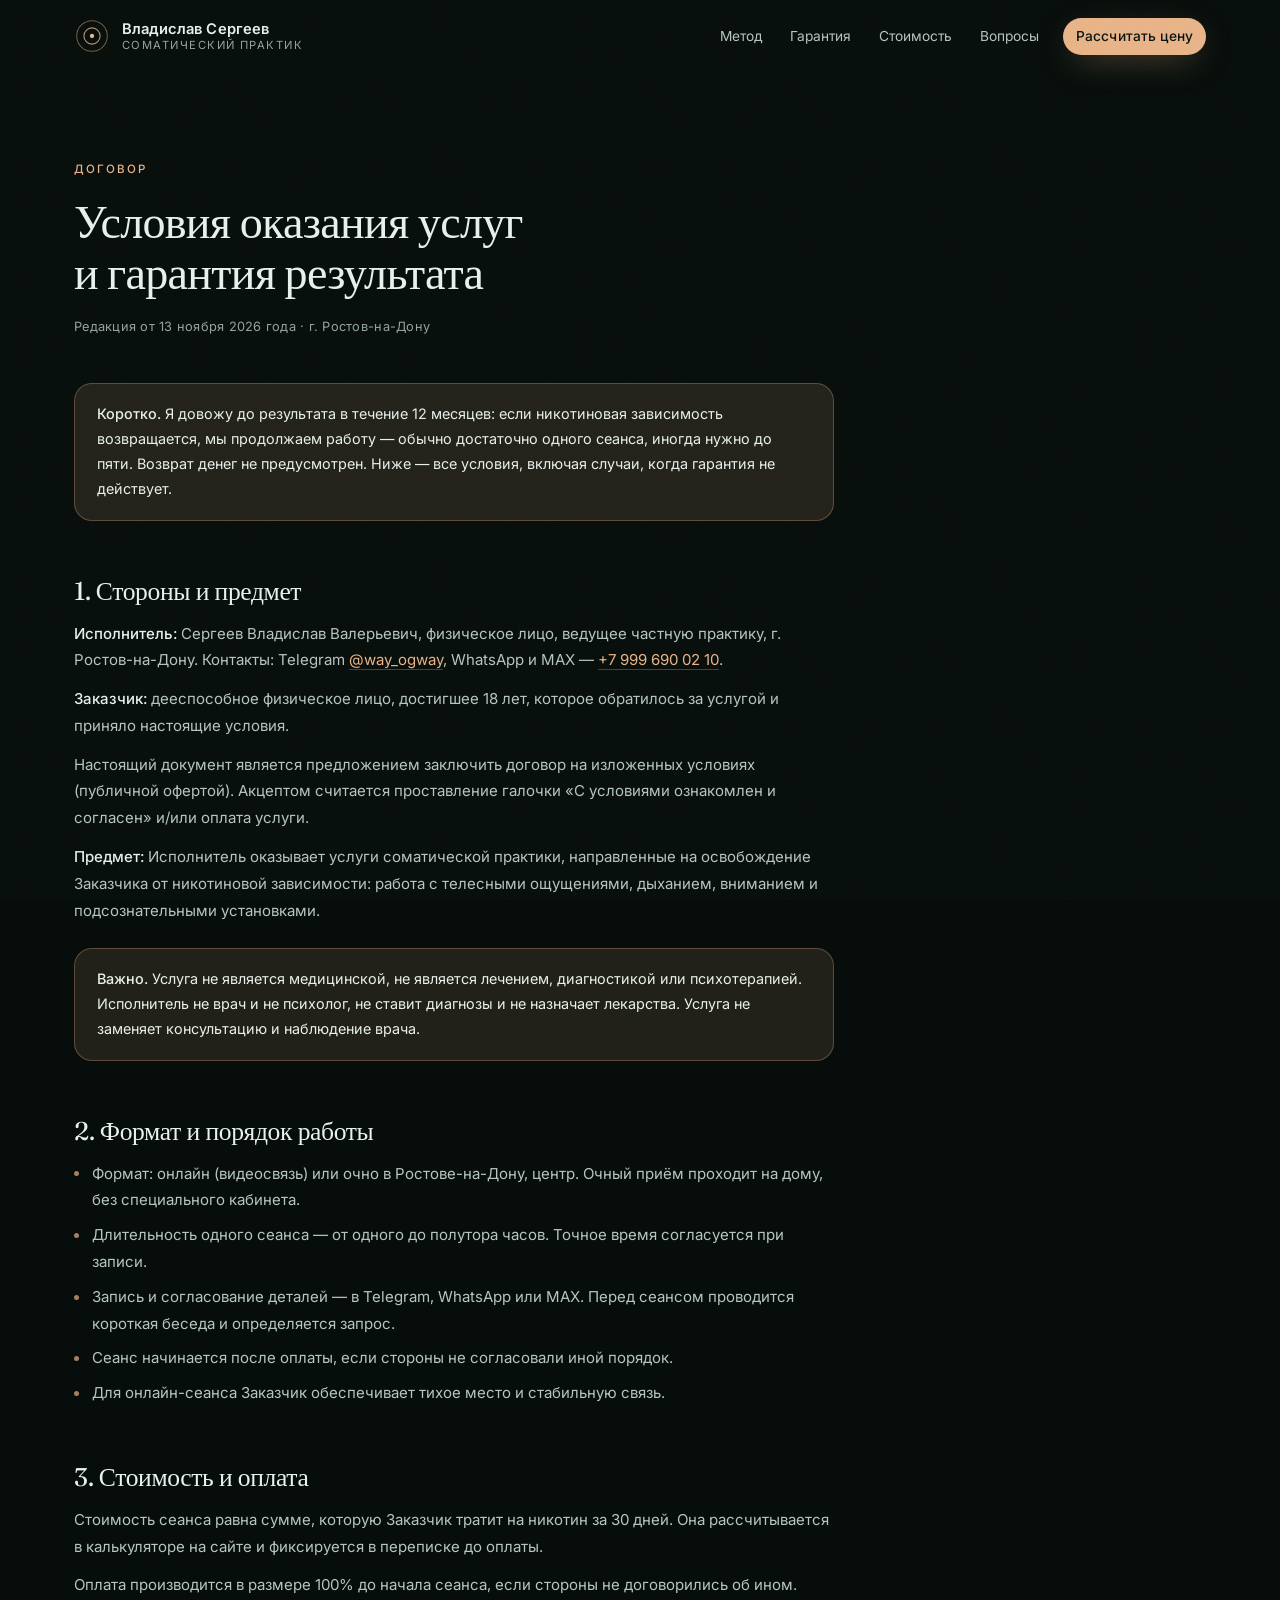
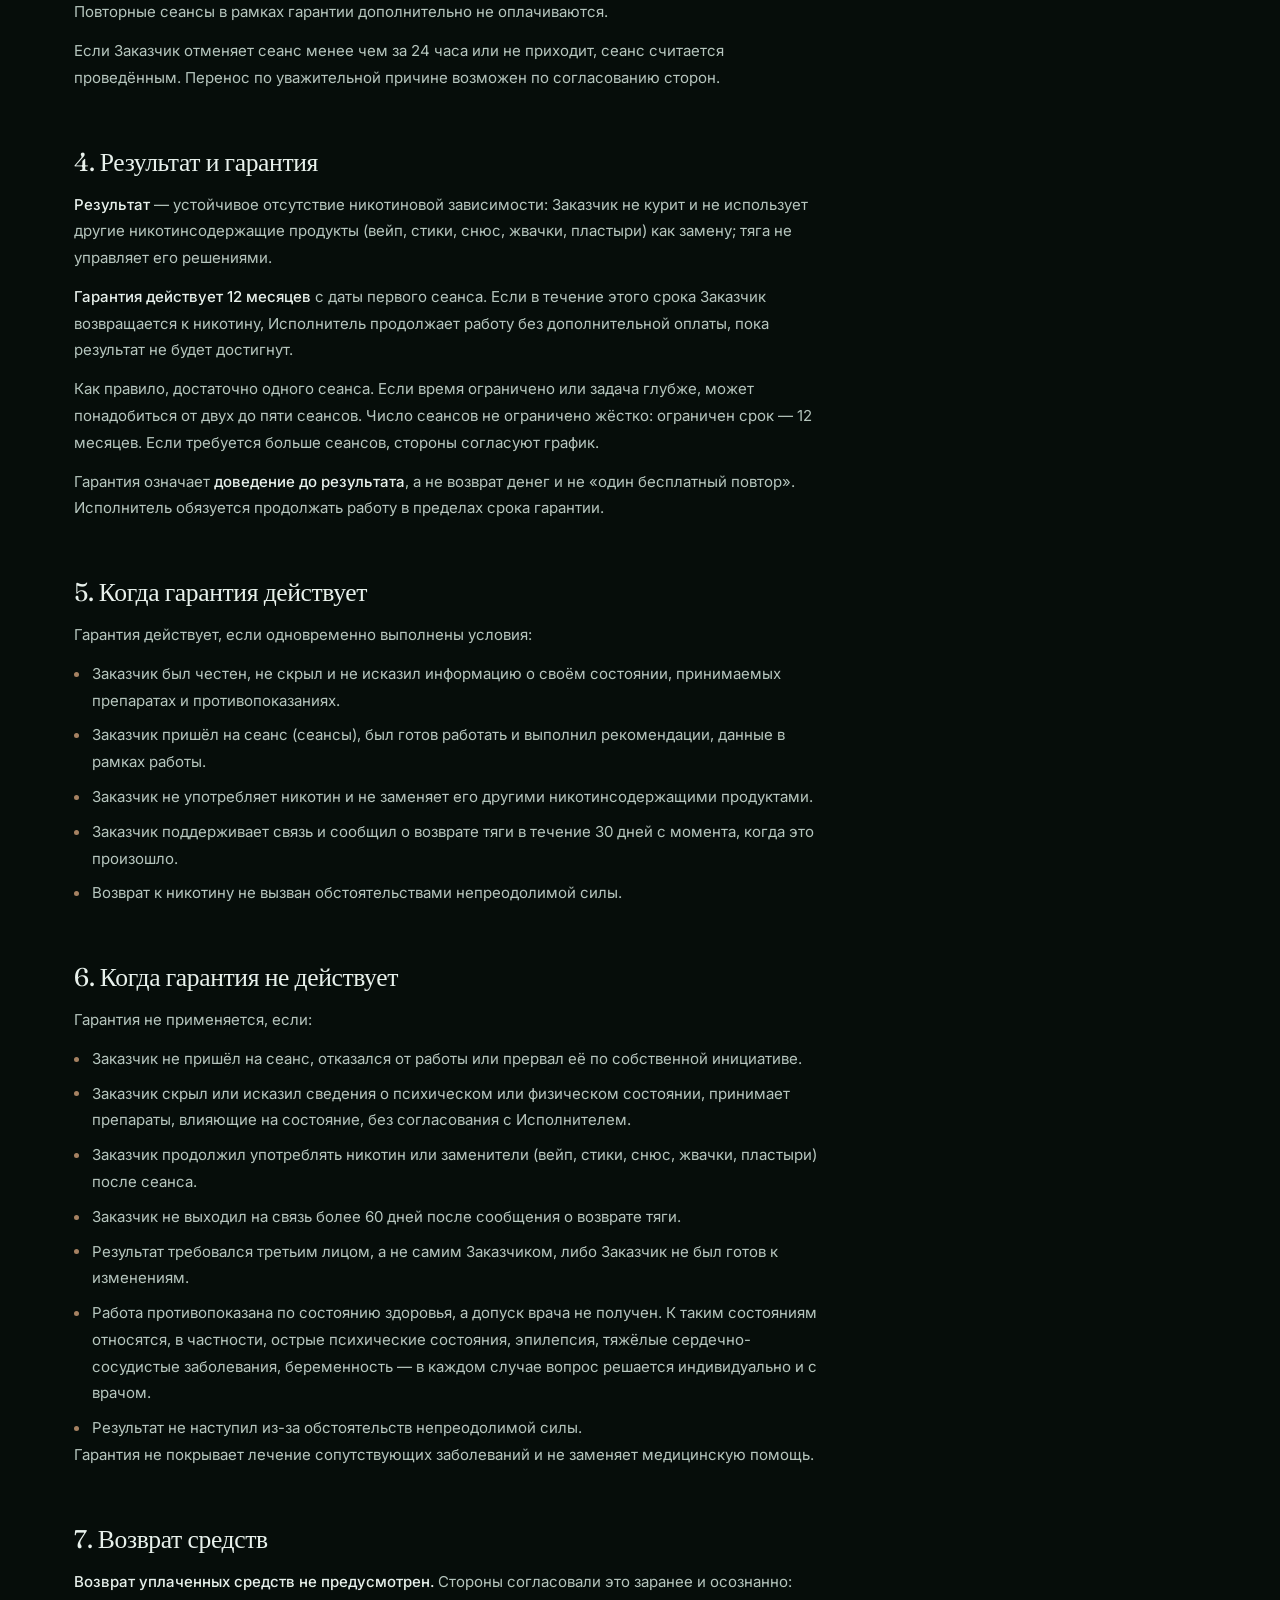
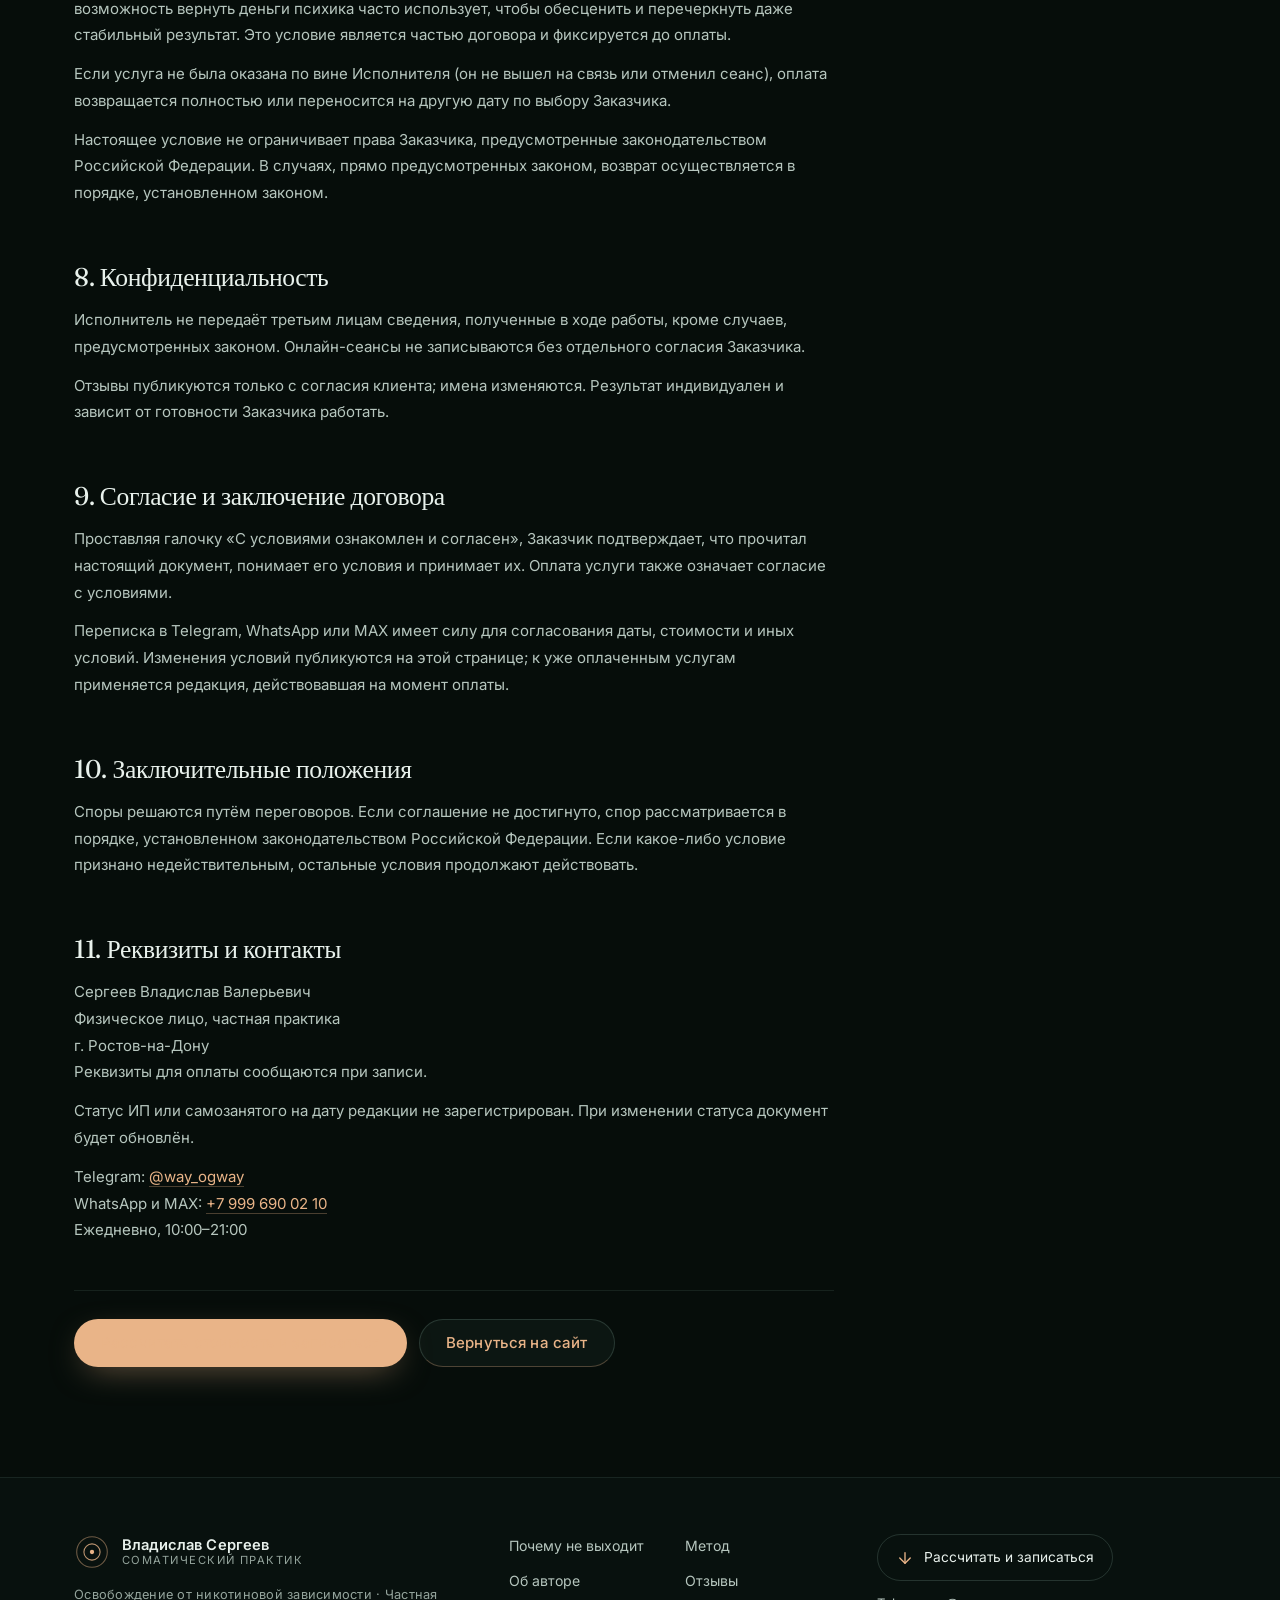
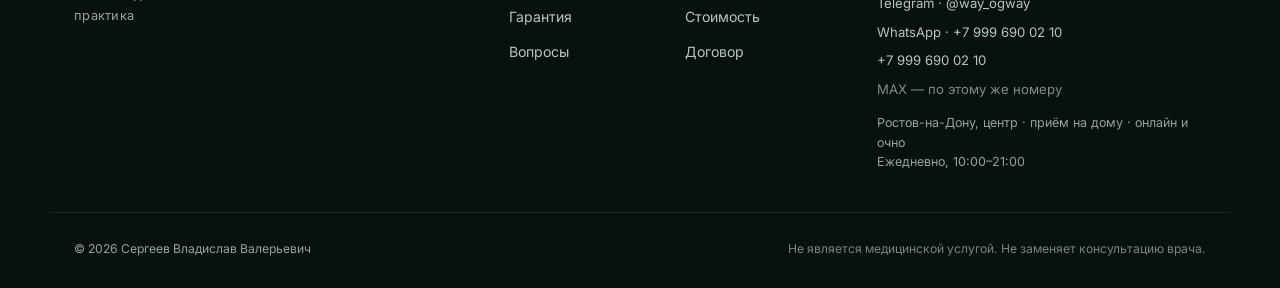
<file: terms.html>
<!DOCTYPE html>
<html lang="ru">
<head>
<meta charset="UTF-8">
<meta name="viewport" content="width=device-width, initial-scale=1">
<title>Договор и условия гарантии — Владислав Сергеев</title>
<meta name="description" content="Условия оказания услуг и гарантия результата: доведение до результата в течение 12 месяцев, порядок работы, случаи, когда гарантия не действует, и условия оплаты.">
<meta name="theme-color" content="#060d0a">
<meta name="robots" content="index, follow">

<link rel="icon" href="data:image/svg+xml,%3Csvg xmlns='http://www.w3.org/2000/svg' viewBox='0 0 40 40'%3E%3Crect width='40' height='40' rx='10' fill='%23060d0a'/%3E%3Ccircle cx='20' cy='20' r='11' fill='none' stroke='%23e9b488' stroke-width='1.5' opacity='.55'/%3E%3Ccircle cx='20' cy='20' r='4.5' fill='%23e9b488'/%3E%3C/svg%3E">
<link rel="preconnect" href="https://fonts.googleapis.com">
<link rel="preconnect" href="https://fonts.gstatic.com" crossorigin>
<link href="https://fonts.googleapis.com/css2?family=Fraunces:opsz,wght@9..144,300;9..144,400;9..144,500;9..144,600&family=Inter:wght@300;400;500;600&display=swap" rel="stylesheet">
<link rel="stylesheet" href="assets/css/style.css">
</head>

<body class="legal-page" id="top">

<div class="progress" id="progress" aria-hidden="true"></div>

<!-- ======================= HEADER ======================= -->
<header class="site-header" id="siteHeader">
  <div class="container header-inner">
    <a class="brand" href="index.html">
      <span class="brand-mark" aria-hidden="true">
        <svg viewBox="0 0 40 40" fill="none" xmlns="http://www.w3.org/2000/svg">
          <circle cx="20" cy="20" r="17" stroke="currentColor" stroke-width="1.2" opacity=".45"/>
          <circle cx="20" cy="20" r="9"  stroke="currentColor" stroke-width="1.2" opacity=".8"/>
          <circle cx="20" cy="20" r="2.4" fill="currentColor"/>
        </svg>
      </span>
      <span class="brand-text">
        <strong>Владислав Сергеев</strong>
        <em>Соматический практик</em>
      </span>
    </a>

    <nav class="nav" id="nav" aria-label="Основная навигация">
      <a href="index.html#method">Метод</a>
      <a href="index.html#guarantee">Гарантия</a>
      <a href="index.html#calc">Стоимость</a>
      <a href="index.html#faq">Вопросы</a>
      <a class="btn btn-primary btn-sm nav-cta" href="index.html#calc">Рассчитать цену</a>
    </nav>

    <button class="burger" id="burger" aria-label="Открыть меню" aria-expanded="false" aria-controls="nav">
      <span></span><span></span><span></span>
    </button>
  </div>
</header>

<main class="legal">
  <div class="container">
    <div class="legal__head">
      <p class="eyebrow">Договор</p>
      <h1>Условия оказания услуг<br>и гарантия результата</h1>
      <p class="legal__meta">Редакция от 13 ноября 2026 года · г. Ростов-на-Дону</p>
    </div>

    <div class="legal__body">
      <div class="legal__note">
        <b>Коротко.</b> Я довожу до результата в течение 12 месяцев: если никотиновая
        зависимость возвращается, мы продолжаем работу — обычно достаточно одного
        сеанса, иногда нужно до пяти. Возврат денег не предусмотрен. Ниже — все
        условия, включая случаи, когда гарантия не действует.
      </div>

      <h2>1. Стороны и предмет</h2>
      <p>
        <b>Исполнитель:</b> Сергеев Владислав Валерьевич, физическое лицо,
        ведущее частную практику, г. Ростов-на-Дону. Контакты: Telegram
        <a href="https://t.me/way_ogway" target="_blank" rel="noopener">@way_ogway</a>,
        WhatsApp и MAX — <a href="tel:+79996900210">+7 999 690 02 10</a>.
      </p>
      <p>
        <b>Заказчик:</b> дееспособное физическое лицо, достигшее 18 лет, которое
        обратилось за услугой и приняло настоящие условия.
      </p>
      <p>
        Настоящий документ является предложением заключить договор на изложенных
        условиях (публичной офертой). Акцептом считается проставление галочки
        «С условиями ознакомлен и согласен» и/или оплата услуги.
      </p>
      <p>
        <b>Предмет:</b> Исполнитель оказывает услуги соматической практики,
        направленные на освобождение Заказчика от никотиновой зависимости:
        работа с телесными ощущениями, дыханием, вниманием и подсознательными
        установками.
      </p>

      <div class="legal__note">
        <b>Важно.</b> Услуга не является медицинской, не является лечением,
        диагностикой или психотерапией. Исполнитель не врач и не психолог,
        не ставит диагнозы и не назначает лекарства. Услуга не заменяет
        консультацию и наблюдение врача.
      </div>

      <h2>2. Формат и порядок работы</h2>
      <ul>
        <li>Формат: онлайн (видеосвязь) или очно в Ростове-на-Дону, центр. Очный приём проходит на дому, без специального кабинета.</li>
        <li>Длительность одного сеанса — от одного до полутора часов. Точное время согласуется при записи.</li>
        <li>Запись и согласование деталей — в Telegram, WhatsApp или MAX. Перед сеансом проводится короткая беседа и определяется запрос.</li>
        <li>Сеанс начинается после оплаты, если стороны не согласовали иной порядок.</li>
        <li>Для онлайн-сеанса Заказчик обеспечивает тихое место и стабильную связь.</li>
      </ul>

      <h2>3. Стоимость и оплата</h2>
      <p>
        Стоимость сеанса равна сумме, которую Заказчик тратит на никотин за 30 дней.
        Она рассчитывается в калькуляторе на сайте и фиксируется в переписке до оплаты.
      </p>
      <p>
        Оплата производится в размере 100% до начала сеанса, если стороны не
        договорились об ином. Повторные сеансы в рамках гарантии дополнительно
        не оплачиваются.
      </p>
      <p>
        Если Заказчик отменяет сеанс менее чем за 24 часа или не приходит, сеанс
        считается проведённым. Перенос по уважительной причине возможен по
        согласованию сторон.
      </p>

      <h2>4. Результат и гарантия</h2>
      <p>
        <b>Результат</b> — устойчивое отсутствие никотиновой зависимости: Заказчик
        не курит и не использует другие никотинсодержащие продукты (вейп, стики,
        снюс, жвачки, пластыри) как замену; тяга не управляет его решениями.
      </p>
      <p>
        <b>Гарантия действует 12 месяцев</b> с даты первого сеанса. Если в течение
        этого срока Заказчик возвращается к никотину, Исполнитель продолжает работу
        без дополнительной оплаты, пока результат не будет достигнут.
      </p>
      <p>
        Как правило, достаточно одного сеанса. Если время ограничено или задача
        глубже, может понадобиться от двух до пяти сеансов. Число сеансов не
        ограничено жёстко: ограничен срок — 12 месяцев. Если требуется больше
        сеансов, стороны согласуют график.
      </p>
      <p>
        Гарантия означает <b>доведение до результата</b>, а не возврат денег и не
        «один бесплатный повтор». Исполнитель обязуется продолжать работу в
        пределах срока гарантии.
      </p>

      <h2>5. Когда гарантия действует</h2>
      <p>Гарантия действует, если одновременно выполнены условия:</p>
      <ul>
        <li>Заказчик был честен, не скрыл и не исказил информацию о своём состоянии, принимаемых препаратах и противопоказаниях.</li>
        <li>Заказчик пришёл на сеанс (сеансы), был готов работать и выполнил рекомендации, данные в рамках работы.</li>
        <li>Заказчик не употребляет никотин и не заменяет его другими никотинсодержащими продуктами.</li>
        <li>Заказчик поддерживает связь и сообщил о возврате тяги в течение 30 дней с момента, когда это произошло.</li>
        <li>Возврат к никотину не вызван обстоятельствами непреодолимой силы.</li>
      </ul>

      <h2>6. Когда гарантия не действует</h2>
      <p>Гарантия не применяется, если:</p>
      <ul>
        <li>Заказчик не пришёл на сеанс, отказался от работы или прервал её по собственной инициативе.</li>
        <li>Заказчик скрыл или исказил сведения о психическом или физическом состоянии, принимает препараты, влияющие на состояние, без согласования с Исполнителем.</li>
        <li>Заказчик продолжил употреблять никотин или заменители (вейп, стики, снюс, жвачки, пластыри) после сеанса.</li>
        <li>Заказчик не выходил на связь более 60 дней после сообщения о возврате тяги.</li>
        <li>Результат требовался третьим лицом, а не самим Заказчиком, либо Заказчик не был готов к изменениям.</li>
        <li>Работа противопоказана по состоянию здоровья, а допуск врача не получен. К таким состояниям относятся, в частности, острые психические состояния, эпилепсия, тяжёлые сердечно-сосудистые заболевания, беременность — в каждом случае вопрос решается индивидуально и с врачом.</li>
        <li>Результат не наступил из-за обстоятельств непреодолимой силы.</li>
      </ul>
      <p>
        Гарантия не покрывает лечение сопутствующих заболеваний и не заменяет
        медицинскую помощь.
      </p>

      <h2>7. Возврат средств</h2>
      <p>
        <b>Возврат уплаченных средств не предусмотрен.</b> Стороны согласовали это
        заранее и осознанно: возможность вернуть деньги психика часто использует,
        чтобы обесценить и перечеркнуть даже стабильный результат. Это условие
        является частью договора и фиксируется до оплаты.
      </p>
      <p>
        Если услуга не была оказана по вине Исполнителя (он не вышел на связь или
        отменил сеанс), оплата возвращается полностью или переносится на другую
        дату по выбору Заказчика.
      </p>
      <p>
        Настоящее условие не ограничивает права Заказчика, предусмотренные
        законодательством Российской Федерации. В случаях, прямо предусмотренных
        законом, возврат осуществляется в порядке, установленном законом.
      </p>

      <h2>8. Конфиденциальность</h2>
      <p>
        Исполнитель не передаёт третьим лицам сведения, полученные в ходе работы,
        кроме случаев, предусмотренных законом. Онлайн-сеансы не записываются без
        отдельного согласия Заказчика.
      </p>
      <p>
        Отзывы публикуются только с согласия клиента; имена изменяются. Результат
        индивидуален и зависит от готовности Заказчика работать.
      </p>

      <h2>9. Согласие и заключение договора</h2>
      <p>
        Проставляя галочку «С условиями ознакомлен и согласен», Заказчик
        подтверждает, что прочитал настоящий документ, понимает его условия и
        принимает их. Оплата услуги также означает согласие с условиями.
      </p>
      <p>
        Переписка в Telegram, WhatsApp или MAX имеет силу для согласования даты,
        стоимости и иных условий. Изменения условий публикуются на этой странице;
        к уже оплаченным услугам применяется редакция, действовавшая на момент оплаты.
      </p>

      <h2>10. Заключительные положения</h2>
      <p>
        Споры решаются путём переговоров. Если соглашение не достигнуто, спор
        рассматривается в порядке, установленном законодательством Российской
        Федерации. Если какое-либо условие признано недействительным, остальные
        условия продолжают действовать.
      </p>

      <h2>11. Реквизиты и контакты</h2>
      <p>
        Сергеев Владислав Валерьевич<br>
        Физическое лицо, частная практика<br>
        г. Ростов-на-Дону<br>
        Реквизиты для оплаты сообщаются при записи.
      </p>
      <p>
        Статус ИП или самозанятого на дату редакции не зарегистрирован.
        При изменении статуса документ будет обновлён.
      </p>
      <p>
        Telegram: <a href="https://t.me/way_ogway" target="_blank" rel="noopener">@way_ogway</a><br>
        WhatsApp и MAX: <a href="tel:+79996900210">+7 999 690 02 10</a><br>
        Ежедневно, 10:00–21:00
      </p>

      <div class="legal__actions">
        <a class="btn btn-primary" href="index.html#calc">Рассчитать стоимость и записаться</a>
        <a class="btn btn-ghost" href="index.html">Вернуться на сайт</a>
      </div>
    </div>
  </div>
</main>

<!-- ======================= FOOTER ======================= -->
<footer class="site-footer">
  <div class="container footer-inner">
    <div class="footer-brand">
      <a class="brand" href="index.html">
        <span class="brand-mark" aria-hidden="true">
          <svg viewBox="0 0 40 40" fill="none" xmlns="http://www.w3.org/2000/svg">
            <circle cx="20" cy="20" r="17" stroke="currentColor" stroke-width="1.2" opacity=".45"/>
            <circle cx="20" cy="20" r="9"  stroke="currentColor" stroke-width="1.2" opacity=".8"/>
            <circle cx="20" cy="20" r="2.4" fill="currentColor"/>
          </svg>
        </span>
        <span class="brand-text">
          <strong>Владислав Сергеев</strong>
          <em>Соматический практик</em>
        </span>
      </a>
      <p>Освобождение от никотиновой зависимости · Частная практика</p>
    </div>

    <nav class="footer-nav" aria-label="Навигация в подвале">
      <a href="index.html#why">Почему не выходит</a>
      <a href="index.html#method">Метод</a>
      <a href="index.html#author">Об авторе</a>
      <a href="index.html#reviews">Отзывы</a>
      <a href="index.html#guarantee">Гарантия</a>
      <a href="index.html#calc">Стоимость</a>
      <a href="index.html#faq">Вопросы</a>
      <a href="terms.html">Договор</a>
    </nav>

    <div class="footer-contacts">
      <a class="tg-link" href="index.html#calc">
        <svg viewBox="0 0 24 24" width="18" height="18" fill="none" stroke="currentColor" stroke-width="1.8" stroke-linecap="round" stroke-linejoin="round" aria-hidden="true"><path d="M12 5v14"/><path d="m5 12 7 7 7-7"/></svg>
        Рассчитать и записаться
      </a>

      <div class="footer-contact-list">
        <a href="https://t.me/way_ogway" target="_blank" rel="noopener">Telegram · @way_ogway</a>
        <a href="https://wa.me/79996900210" target="_blank" rel="noopener">WhatsApp · +7 999 690 02 10</a>
        <a href="tel:+79996900210">+7 999 690 02 10</a>
        <span>MAX — по этому же номеру</span>
      </div>

      <span class="footer-hours">
        Ростов-на-Дону, центр · приём на дому · онлайн и очно<br>
        Ежедневно, 10:00–21:00
      </span>
    </div>
  </div>

  <div class="container footer-bottom">
    <span>© <span id="year">2026</span> Сергеев Владислав Валерьевич</span>
    <span class="footer-disclaimer">Не является медицинской услугой. Не заменяет консультацию врача.</span>
  </div>
</footer>

<script src="assets/js/main.js"></script>
</body>
</html>
</file>
<file: assets/css/style.css>
/* =========================================================
   Владислав Сергеев — соматический практик
   Лендинг: освобождение от никотиновой зависимости
   Тёмная тема. Без сборки.
   ========================================================= */

:root{
  --bg:            #060d0a;
  --bg-soft:       #0a1411;
  --bg-alt:        #08110e;
  --surface:       rgba(186,235,216,.04);
  --surface-2:     rgba(186,235,216,.07);
  --card:          #0e1a16;
  --line:          rgba(186,235,216,.09);
  --line-strong:   rgba(186,235,216,.16);

  --text:          #e8f1ec;
  --text-dim:      #b6c6be;
  --muted:         #94a49c;

  --accent:        #e9b488;
  --accent-strong: #f3c9a3;
  --accent-soft:   rgba(233,180,136,.12);
  --accent-line:   rgba(233,180,136,.30);
  --cool:          #4fd1a5;
  --negative:      #c98d7c;
  --positive:      #4fd1a5;

  --radius:        18px;
  --radius-lg:     28px;
  --container:     1180px;
  --header-h:      74px;

  --ease:          cubic-bezier(.22,.61,.36,1);
  --font-sans:     "Inter", ui-sans-serif, system-ui, -apple-system, "Segoe UI", Roboto, sans-serif;
  --font-display:  "Fraunces", "Playfair Display", Georgia, "Times New Roman", serif;
}

/* ---------- Reset ---------- */
*,*::before,*::after{ box-sizing:border-box; }
html{
  scroll-behavior:smooth;
  -webkit-text-size-adjust:100%;
  /* Целимся точно под свёрнутую шапку: предыдущий раздел не попадает в кадр,
     а воздух над заголовком даёт собственный padding раздела. */
  scroll-padding-top:calc(var(--header-h) - 8px);
}
body{
  margin:0;
  font-family:var(--font-sans);
  font-size:16px;
  line-height:1.65;
  color:var(--text);
  background:var(--bg);
  -webkit-font-smoothing:antialiased;
  text-rendering:optimizeLegibility;
  overflow-x:hidden;
}
img{ max-width:100%; display:block; }
h1,h2,h3,h4,p,ul,ol,figure,blockquote{ margin:0; }
ul,ol{ padding:0; list-style:none; }
a{ color:inherit; text-decoration:none; }
button{ font:inherit; color:inherit; }
::selection{ background:var(--accent); color:#07130f; }

/* Тонкая «зернистость» поверх фона */
body::before{
  content:"";
  position:fixed; inset:0;
  pointer-events:none;
  z-index:9999;
  opacity:.035;
  background-image:url("data:image/svg+xml,%3Csvg xmlns='http://www.w3.org/2000/svg' width='140' height='140'%3E%3Cfilter id='n'%3E%3CfeTurbulence type='fractalNoise' baseFrequency='.85' numOctaves='3'/%3E%3C/filter%3E%3Crect width='140' height='140' filter='url(%23n)'/%3E%3C/svg%3E");
}
body.menu-open{ overflow:hidden; }

.container{
  width:100%;
  max-width:var(--container);
  margin-inline:auto;
  padding-inline:24px;
}

/* ---------- Полоса прогресса ---------- */
.progress{
  position:fixed;
  top:0; left:0;
  z-index:120;
  height:2px;
  width:0;
  background:linear-gradient(90deg, var(--accent), var(--cool));
  box-shadow:0 0 18px rgba(233,180,136,.5);
  transition:width .1s linear;
}

/* ---------- Типографика ---------- */
h1,h2,h3,h4,.display{ font-family:var(--font-display); font-weight:400; letter-spacing:-.015em; }
h1{ font-size:clamp(2.15rem, 4.6vw, 3.5rem); line-height:1.04; }
h2{ font-size:clamp(1.8rem, 3.2vw, 2.9rem); line-height:1.1; }
h3{ font-size:1.16rem; line-height:1.32; font-weight:500; }
h4{ font-size:1rem; font-weight:500; letter-spacing:.01em; }

.eyebrow{
  font-family:var(--font-sans);
  font-size:.72rem;
  font-weight:500;
  letter-spacing:.18em;
  text-transform:uppercase;
  color:var(--accent);
  margin-bottom:18px;
}
.lead{
  font-size:clamp(1rem, 1.15vw, 1.1rem);
  color:var(--text-dim);
  line-height:1.72;
}
.section-lead{
  max-width:62ch;
  color:var(--muted);
  font-size:1.02rem;
  line-height:1.72;
}
.grad{
  background:linear-gradient(96deg, var(--accent-strong), #b6ecd5 55%, var(--cool));
  -webkit-background-clip:text; background-clip:text;
  color:transparent;
}

/* ---------- Кнопки ---------- */
.btn{
  display:inline-flex;
  align-items:center;
  justify-content:center;
  gap:10px;
  padding:14px 26px;
  border-radius:999px;
  border:1px solid transparent;
  font-size:.94rem;
  font-weight:500;
  letter-spacing:.01em;
  line-height:1.2;
  cursor:pointer;
  white-space:nowrap;
  transition:transform .25s var(--ease), background .25s var(--ease),
             border-color .25s var(--ease), box-shadow .25s var(--ease), color .25s var(--ease);
}
.btn:active{ transform:translateY(1px) scale(.995); }
.btn-primary{
  background:var(--accent);
  color:#07130f;
  box-shadow:0 10px 34px -12px rgba(233,180,136,.55);
}
.btn-primary:hover{
  background:var(--accent-strong);
  transform:translateY(-2px);
  box-shadow:0 18px 44px -14px rgba(233,180,136,.65);
}
.btn-primary:disabled,
.btn-primary[disabled]{
  background:rgba(233,180,136,.35);
  color:rgba(7,19,15,.55);
  box-shadow:none;
  cursor:not-allowed;
  transform:none;
}
.btn-primary:disabled:hover,
.btn-primary[disabled]:hover{
  background:rgba(233,180,136,.35);
  box-shadow:none;
  transform:none;
}
.btn-sm{ padding:10px 20px; font-size:.87rem; }
.btn-lg{ padding:17px 34px; font-size:1rem; }
.btn-block{ width:100%; }
.btn:focus-visible,
a:focus-visible,
button:focus-visible,
input:focus-visible{
  outline:2px solid var(--accent);
  outline-offset:3px;
}

/* ---------- Header ---------- */
.site-header{
  position:fixed; inset:0 0 auto 0;
  z-index:100;
  height:var(--header-h);
  display:flex; align-items:center;
  transition:background .35s var(--ease), border-color .35s, backdrop-filter .35s, height .35s var(--ease);
  border-bottom:1px solid transparent;
}
.site-header.scrolled{
  height:66px;
  background:rgba(6,13,10,.85);
  backdrop-filter:blur(18px) saturate(140%);
  border-bottom-color:var(--line);
}
.header-inner{ display:flex; align-items:center; justify-content:space-between; gap:24px; }

.brand{ display:flex; align-items:center; gap:12px; min-width:0; }
.brand-mark{ width:36px; height:36px; color:var(--accent); flex:none; }
.brand-mark svg{ width:100%; height:100%; }
.brand-text{ display:flex; flex-direction:column; line-height:1.2; }
.brand-text strong{ font-size:.92rem; font-weight:600; letter-spacing:.01em; }
.brand-text em{
  font-style:normal;
  font-size:.7rem;
  letter-spacing:.13em;
  text-transform:uppercase;
  color:var(--muted);
}

.nav{ display:flex; align-items:center; gap:4px; }
.nav > a{
  position:relative;
  padding:9px 12px;
  font-size:.86rem;
  color:var(--text-dim);
  border-radius:999px;
  transition:color .22s var(--ease), background .22s var(--ease);
}
.nav > a:not(.nav-cta):hover{
  color:var(--text);
  background:var(--surface-2);
}
.nav > a.active{
  color:var(--accent);
  background:var(--accent-soft);
  box-shadow:inset 0 0 0 1px var(--accent-line);
}
.nav-cta{ margin-left:8px; }
.nav > a.nav-cta{ color:#07130f; }

.burger{
  display:none;
  width:44px; height:44px;
  border:1px solid var(--line-strong);
  border-radius:12px;
  background:var(--surface);
  cursor:pointer;
  padding:0;
  place-items:center;
}
.burger span{
  display:block;
  width:18px; height:1.5px;
  margin:3px auto;
  background:var(--text);
  border-radius:2px;
  transition:transform .3s var(--ease), opacity .25s;
}
.burger[aria-expanded="true"] span:nth-child(1){ transform:translateY(4.5px) rotate(45deg); }
.burger[aria-expanded="true"] span:nth-child(2){ opacity:0; }
.burger[aria-expanded="true"] span:nth-child(3){ transform:translateY(-4.5px) rotate(-45deg); }

/* ---------- Hero ---------- */
.hero{
  position:relative;
  padding-top:calc(var(--header-h) + 86px);
  padding-bottom:44px;
  overflow:hidden;
}
.hero-bg{ position:absolute; inset:0; z-index:0; pointer-events:none; }
.orb{
  position:absolute; border-radius:50%;
  filter:blur(90px);
  opacity:.5;
}
.orb-1{
  width:640px; height:640px;
  top:-260px; right:-170px;
  background:radial-gradient(circle, rgba(79,209,165,.34), transparent 68%);
  animation:float 22s ease-in-out infinite;
}
.orb-2{
  width:560px; height:560px;
  bottom:-240px; left:-190px;
  background:radial-gradient(circle, rgba(233,180,136,.20), transparent 68%);
  animation:float 26s ease-in-out infinite reverse;
}
.ring{
  position:absolute;
  top:44%; left:50%;
  width:min(820px, 96vw); aspect-ratio:1;
  translate:-50% -50%;
  border-radius:50%;
  border:1px solid rgba(255,255,255,.05);
  box-shadow:0 0 0 60px rgba(255,255,255,.014), 0 0 0 140px rgba(255,255,255,.008);
  animation:breathe 14s ease-in-out infinite;
}
@keyframes float{
  0%,100%{ transform:translate3d(0,0,0); }
  50%    { transform:translate3d(0,-28px,0); }
}
@keyframes breathe{
  0%,100%{ transform:scale(1); opacity:.75; }
  50%    { transform:scale(1.05); opacity:1; }
}

.hero-inner{
  position:relative; z-index:1;
  display:grid;
  grid-template-columns:1.25fr .75fr;
  gap:48px;
  align-items:center;
}
.hero-copy{ max-width:43rem; }
.hero h1{ margin-bottom:26px; }
.hero .lead{ margin-bottom:34px; max-width:34rem; }

.hero-actions{ display:flex; flex-wrap:wrap; gap:14px; margin-bottom:26px; }

.hero-note{
  max-width:32rem;
  padding-left:18px;
  border-left:2px solid var(--accent-line);
  font-size:.86rem;
  line-height:1.66;
  color:var(--muted);
}

/* Дышащий круг */
.hero-visual{ position:relative; }
.breath{
  position:relative;
  width:min(400px, 76vw);
  aspect-ratio:1;
  margin-inline:auto;
  display:grid;
  place-items:center;
}
.breath__spin{
  position:absolute; inset:0;
  border-radius:50%;
  border:1px dashed rgba(233,180,136,.18);
  animation:spin 70s linear infinite;
}
.breath__ring{
  position:absolute; inset:6%;
  border-radius:50%;
  border:1px solid rgba(186,235,216,.11);
  animation:breathe 9s ease-in-out infinite;
}
.breath__ring--2{ inset:16%; border-color:rgba(79,209,165,.15); animation-delay:-3s; }
.breath__ring--3{ inset:26%; border-color:rgba(233,180,136,.13); animation-delay:-6s; }
.breath__core{
  position:relative;
  width:58%;
  aspect-ratio:1;
  border-radius:50%;
  display:flex; flex-direction:column;
  align-items:center; justify-content:center;
  background:radial-gradient(circle at 50% 38%, rgba(233,180,136,.17), rgba(79,209,165,.07) 56%, transparent 74%);
  border:1px solid rgba(233,180,136,.24);
  box-shadow:inset 0 0 70px rgba(79,209,165,.12), 0 50px 110px -50px rgba(233,180,136,.45);
  animation:breathe-core 9s ease-in-out infinite;
}
.breath__num{
  font-family:var(--font-display);
  font-size:clamp(3.4rem, 7vw, 5rem);
  line-height:.95;
  letter-spacing:-.03em;
  color:var(--accent-strong);
  font-variant-numeric:tabular-nums;
}
.breath__unit{
  margin-top:6px;
  font-size:.72rem;
  letter-spacing:.24em;
  text-transform:uppercase;
  color:var(--muted);
}
.breath-caption{
  margin-top:20px;
  text-align:center;
  font-size:.84rem;
  line-height:1.62;
  color:var(--muted);
}
@keyframes breathe-core{
  0%,100%{ transform:scale(1); }
  50%    { transform:scale(1.055); }
}
@keyframes spin{
  to{ transform:rotate(360deg); }
}

/* ---------- Секции ---------- */
.section{ position:relative; padding:clamp(74px, 9vw, 120px) 0; }
.section-alt{
  background:
    radial-gradient(ellipse at 50% 0%, rgba(79,209,165,.06), transparent 55%),
    var(--bg-alt);
  border-top:1px solid var(--line);
  border-bottom:1px solid var(--line);
}
.section-head{ max-width:54rem; margin-bottom:clamp(38px, 5vw, 58px); }
.section-head h2{ margin-bottom:18px; }

/* ---------- Почему не выходит ---------- */
.why-grid{
  display:grid;
  grid-template-columns:repeat(3, 1fr);
  gap:16px;
}
.why-card{
  position:relative;
  padding:30px 26px 32px;
  border:1px solid var(--line);
  border-radius:var(--radius);
  background:var(--surface);
  overflow:hidden;
  transition:transform .35s var(--ease), border-color .35s, background .35s;
}
.why-card::before{
  content:"";
  position:absolute; inset:0;
  background:radial-gradient(circle at 20% 0%, rgba(233,180,136,.10), transparent 62%);
  opacity:0; transition:opacity .4s var(--ease);
  pointer-events:none;
}
.why-card:hover{
  transform:translateY(-4px);
  border-color:var(--line-strong);
  background:var(--surface-2);
}
.why-card:hover::before{ opacity:1; }
.why-num{
  display:block;
  font-size:.7rem; letter-spacing:.12em;
  color:var(--accent); opacity:.7;
  margin-bottom:18px;
  font-variant-numeric:tabular-nums;
}
.why-card h3{ margin-bottom:10px; }
.why-card p{ font-size:.92rem; color:var(--muted); line-height:1.68; }

/* ---------- Манифест о свободе ---------- */
.freedom{
  display:grid;
  grid-template-columns:1.1fr .9fr;
  gap:clamp(26px, 4vw, 56px);
  align-items:center;
  margin-top:clamp(30px, 4vw, 48px);
  padding:clamp(28px, 4vw, 52px);
  border:1px solid var(--accent-line);
  border-radius:var(--radius-lg);
  background:
    radial-gradient(circle at 0% 0%, rgba(233,180,136,.10), transparent 55%),
    radial-gradient(circle at 100% 100%, rgba(79,209,165,.08), transparent 55%),
    var(--surface);
  overflow:hidden;
}
.freedom__main .eyebrow{ margin-bottom:14px; }
.freedom__statement{
  font-family:var(--font-display);
  font-size:clamp(1.35rem, 2.5vw, 2rem);
  line-height:1.3;
  letter-spacing:-.01em;
  color:var(--text);
}
.freedom__statement em{
  font-style:normal;
  color:var(--accent-strong);
}
.freedom__aside{
  display:grid;
  gap:14px;
  padding-left:clamp(0px, 2.4vw, 30px);
  border-left:1px solid var(--line);
}
.freedom__aside p{
  font-size:.92rem;
  line-height:1.7;
  color:var(--text-dim);
}
.freedom__link{
  justify-self:start;
  display:inline-flex;
  align-items:center;
  gap:8px;
  margin-top:4px;
  padding-bottom:2px;
  border-bottom:1px solid var(--accent-line);
  font-size:.86rem;
  font-weight:500;
  color:var(--accent);
  transition:color .25s, border-color .25s, gap .25s var(--ease);
}
.freedom__link:hover{
  color:var(--accent-strong);
  border-color:var(--accent);
  gap:12px;
}

/* ---------- Таймлайн метода ---------- */
.timeline{
  border-top:1px solid var(--line);
}
.tl{
  display:grid;
  grid-template-columns:86px 1fr auto;
  gap:24px;
  align-items:center;
  padding:28px 8px;
  border-bottom:1px solid var(--line);
  transition:background .3s, padding-left .3s var(--ease);
}
.tl:hover{
  background:linear-gradient(90deg, rgba(255,255,255,.03), transparent);
  padding-left:18px;
}
.tl-num{
  font-family:var(--font-display);
  font-size:2.1rem;
  line-height:1;
  color:var(--accent);
  opacity:.6;
  font-variant-numeric:tabular-nums;
}
.tl h3{ margin-bottom:8px; }
.tl p{ font-size:.93rem; color:var(--muted); max-width:64ch; }
.tl-tag{
  font-size:.7rem;
  letter-spacing:.1em;
  text-transform:uppercase;
  color:var(--accent);
  border:1px solid var(--accent-line);
  border-radius:999px;
  padding:6px 13px;
  white-space:nowrap;
}

/* ---------- Об авторе ---------- */
.author{
  display:grid;
  grid-template-columns:.82fr 1.18fr;
  gap:clamp(28px, 4.5vw, 64px);
  align-items:center;
}
.author__photo{
  position:relative;
  margin:0;
  aspect-ratio:2 / 3;
  border-radius:var(--radius-lg);
  border:1px solid var(--line-strong);
  overflow:hidden;
  background:var(--card);
  box-shadow:0 50px 100px -60px rgba(0,0,0,.9);
}
.author__photo::after{
  content:"";
  position:absolute;
  inset:0;
  background:
    linear-gradient(180deg, transparent 45%, rgba(6,13,10,.78) 88%),
    radial-gradient(circle at 80% 0%, rgba(233,180,136,.14), transparent 55%);
  pointer-events:none;
}
.author__photo img{
  width:100%;
  height:100%;
  object-fit:cover;
  object-position:50% 22%;
}
.author__badge{
  position:absolute;
  z-index:1;
  left:20px; right:20px; bottom:18px;
  display:flex;
  flex-direction:column;
  gap:3px;
}
.author__badge strong{
  font-family:var(--font-display);
  font-size:1.15rem;
  font-weight:500;
  color:var(--text);
}
.author__badge span{
  font-size:.7rem;
  letter-spacing:.1em;
  text-transform:uppercase;
  color:var(--accent);
}

.author__body{ display:grid; gap:18px; }
.author__body > p{
  font-size:.96rem;
  line-height:1.75;
  color:var(--text-dim);
  max-width:60ch;
}
.author__facts{
  display:flex;
  flex-wrap:wrap;
  gap:14px 34px;
  padding-bottom:20px;
  border-bottom:1px solid var(--line);
  margin-bottom:2px;
}
.author__fact{ display:flex; align-items:baseline; gap:8px; }
.author__fact b{
  font-family:var(--font-display);
  font-size:1.9rem;
  font-weight:400;
  line-height:1;
  color:var(--accent);
  font-variant-numeric:tabular-nums;
}
.author__fact span{
  font-size:.7rem;
  letter-spacing:.1em;
  text-transform:uppercase;
  color:var(--muted);
}
.author__principle{
  padding:16px 20px;
  border-left:2px solid var(--accent-line);
  border-radius:0 var(--radius) var(--radius) 0;
  background:linear-gradient(90deg, rgba(233,180,136,.07), transparent 80%);
  color:var(--text) !important;
  font-size:.92rem !important;
}

/* ---------- Отзывы ---------- */
.reviews{
  display:grid;
  grid-template-columns:1fr 1fr;
  gap:16px;
}
.review{
  position:relative;
  display:flex;
  flex-direction:column;
  gap:18px;
  padding:clamp(26px, 3vw, 38px);
  border:1px solid var(--line);
  border-radius:var(--radius-lg);
  background:
    radial-gradient(circle at 100% 0%, rgba(79,209,165,.07), transparent 55%),
    var(--surface);
  overflow:hidden;
  transition:transform .35s var(--ease), border-color .35s, background .35s;
}
.review:hover{
  transform:translateY(-4px);
  border-color:var(--line-strong);
  background:
    radial-gradient(circle at 100% 0%, rgba(79,209,165,.10), transparent 55%),
    var(--surface-2);
}
.review__mark{
  font-family:var(--font-display);
  font-size:3.4rem;
  line-height:.6;
  color:var(--accent);
  opacity:.4;
}
.review blockquote{ margin:0; }
.review blockquote p{
  font-size:.98rem;
  line-height:1.78;
  color:var(--text-dim);
}
.review__meta{
  display:flex;
  align-items:center;
  justify-content:space-between;
  gap:12px;
  margin-top:auto;
  padding-top:18px;
  border-top:1px solid var(--line);
}
.review__author{
  font-size:.86rem;
  font-weight:500;
  color:var(--text);
}
.review__tag{
  font-size:.68rem;
  letter-spacing:.1em;
  text-transform:uppercase;
  color:var(--muted);
}
.reviews__note{
  margin-top:22px;
  font-size:.8rem;
  line-height:1.65;
  color:var(--muted);
  opacity:.9;
}

/* ---------- Гарантия ---------- */
.section-guarantee{ padding-block:clamp(60px, 8vw, 100px); }
.guarantee{
  position:relative;
  display:grid;
  grid-template-columns:1.15fr .85fr;
  gap:clamp(28px, 5vw, 64px);
  align-items:center;
  padding:clamp(32px, 5vw, 62px);
  border:1px solid var(--accent-line);
  border-radius:var(--radius-lg);
  background:
    radial-gradient(circle at 85% 20%, rgba(233,180,136,.10), transparent 55%),
    radial-gradient(circle at 10% 100%, rgba(79,209,165,.09), transparent 55%),
    #0a1512;
  overflow:hidden;
  box-shadow:0 60px 120px -70px rgba(233,180,136,.4);
}
.guarantee__glow{
  position:absolute;
  right:-120px; top:-120px;
  width:420px; height:420px;
  border-radius:50%;
  background:radial-gradient(circle, rgba(233,180,136,.22), transparent 68%);
  filter:blur(20px);
  pointer-events:none;
  animation:float 18s ease-in-out infinite;
}
.guarantee__head{ position:relative; z-index:1; }
.guarantee__head h2{ margin-bottom:0; }

.guarantee__figure{
  position:relative;
  z-index:1;
  width:min(230px, 60vw);
  aspect-ratio:1;
  margin-inline:auto;
  display:flex; flex-direction:column;
  align-items:center; justify-content:center;
  border-radius:50%;
  border:1px solid var(--accent-line);
  background:radial-gradient(circle, rgba(233,180,136,.10), transparent 70%);
  box-shadow:inset 0 0 60px rgba(233,180,136,.10);
}
.guarantee__figure::before{
  content:"";
  position:absolute; inset:-14px;
  border-radius:50%;
  border:1px dashed rgba(233,180,136,.20);
  animation:spin 80s linear infinite;
}
.guarantee__num{
  font-family:var(--font-display);
  font-size:clamp(4rem, 8vw, 5.6rem);
  line-height:.9;
  letter-spacing:-.03em;
  background:linear-gradient(120deg, var(--accent-strong), #b6ecd5);
  -webkit-background-clip:text; background-clip:text;
  color:transparent;
  font-variant-numeric:tabular-nums;
}
.guarantee__unit{
  margin-top:10px;
  font-size:.72rem;
  letter-spacing:.22em;
  text-transform:uppercase;
  color:var(--muted);
}

.guarantee__body{
  position:relative; z-index:1;
  grid-column:1 / -1;
  display:grid;
  grid-template-columns:1.15fr .85fr;
  gap:clamp(24px, 4vw, 52px);
  padding-top:30px;
  border-top:1px solid var(--line);
}
.guarantee__points{ display:grid; gap:20px; }
.guarantee__point{
  display:grid;
  grid-template-columns:10px 1fr;
  gap:16px;
  align-items:start;
}
.guarantee__dot{
  width:8px; height:8px;
  margin-top:9px;
  border-radius:50%;
  background:var(--accent);
  box-shadow:0 0 0 4px rgba(233,180,136,.12);
}
.guarantee__point p{
  font-size:.94rem;
  line-height:1.72;
  color:var(--text-dim);
}
.guarantee__point b{
  color:var(--text);
  font-weight:500;
}
.guarantee__aside{
  display:flex;
  flex-direction:column;
  gap:12px;
  padding:22px 24px;
  border:1px solid var(--line);
  border-radius:var(--radius);
  background:rgba(6,13,10,.4);
}
.guarantee__aside-title{
  font-size:.7rem;
  letter-spacing:.14em;
  text-transform:uppercase;
  color:var(--accent);
}
.guarantee__aside > p:not(.guarantee__aside-title):not(.guarantee__fine){
  font-size:.88rem;
  line-height:1.68;
  color:var(--text-dim);
}
.guarantee__link{
  align-self:flex-start;
  display:inline-flex;
  align-items:center;
  gap:8px;
  margin-top:4px;
  padding-bottom:2px;
  border-bottom:1px solid var(--accent-line);
  font-size:.85rem;
  font-weight:500;
  color:var(--accent);
  transition:color .25s, border-color .25s, gap .25s var(--ease);
}
.guarantee__link:hover{
  color:var(--accent-strong);
  border-color:var(--accent);
  gap:12px;
}
.guarantee__fine{
  font-size:.74rem;
  line-height:1.55;
  color:var(--muted);
  opacity:.85;
}

/* ---------- Калькулятор ---------- */
.calc{
  display:grid;
  grid-template-columns:1fr 1fr;
  border:1px solid var(--line);
  border-radius:var(--radius-lg);
  background:var(--surface);
  overflow:hidden;
}
.calc-controls{ padding:clamp(26px, 3.4vw, 42px); min-width:0; }
.field + .field{ margin-top:34px; }
.field[hidden]{ display:none; }

.segmented{
  display:inline-flex;
  gap:4px;
  padding:4px;
  margin-bottom:30px;
  border:1px solid var(--line);
  border-radius:999px;
  background:var(--bg-soft);
}
.segmented button{
  border:0;
  background:none;
  padding:9px 16px;
  border-radius:999px;
  font-size:.82rem;
  color:var(--muted);
  white-space:nowrap;
  cursor:pointer;
  transition:color .25s var(--ease), background .25s var(--ease), box-shadow .25s var(--ease);
}
.segmented button:hover{ color:var(--text); }
.segmented button[aria-pressed="true"]{
  background:var(--accent);
  color:#07130f;
  font-weight:500;
  box-shadow:0 8px 22px -10px rgba(233,180,136,.7);
}
.field__head{
  display:flex;
  align-items:baseline;
  justify-content:space-between;
  gap:16px;
  margin-bottom:16px;
}
.field__head label{
  font-size:.92rem;
  color:var(--text-dim);
}
.field__head output{
  font-family:var(--font-display);
  font-size:1.3rem;
  line-height:1;
  color:var(--accent);
  font-variant-numeric:tabular-nums;
  white-space:nowrap;
}
.field__scale{
  display:flex;
  justify-content:space-between;
  margin-top:10px;
  font-size:.7rem;
  letter-spacing:.04em;
  color:var(--muted);
  opacity:.8;
}

/* Ползунки */
input[type="range"]{
  -webkit-appearance:none;
  appearance:none;
  width:100%;
  height:26px;
  background:transparent;
  cursor:pointer;
  display:block;
}
input[type="range"]::-webkit-slider-runnable-track{
  height:4px;
  border-radius:999px;
  background:linear-gradient(90deg, var(--accent) 0 var(--p, 10%), rgba(255,255,255,.13) var(--p, 10%) 100%);
}
input[type="range"]::-moz-range-track{
  height:4px;
  border-radius:999px;
  background:rgba(255,255,255,.13);
}
input[type="range"]::-moz-range-progress{
  height:4px;
  border-radius:999px;
  background:var(--accent);
}
input[type="range"]::-webkit-slider-thumb{
  -webkit-appearance:none;
  appearance:none;
  width:20px; height:20px;
  margin-top:-8px;
  border-radius:50%;
  background:var(--accent);
  border:3px solid #0b1512;
  box-shadow:0 0 0 1px var(--accent), 0 6px 18px -6px rgba(233,180,136,.8);
  transition:transform .2s var(--ease);
}
input[type="range"]:hover::-webkit-slider-thumb{ transform:scale(1.12); }
input[type="range"]::-moz-range-thumb{
  width:20px; height:20px;
  border-radius:50%;
  background:var(--accent);
  border:3px solid #0b1512;
  box-shadow:0 0 0 1px var(--accent), 0 6px 18px -6px rgba(233,180,136,.8);
}

.calc-hint{
  display:flex;
  gap:14px;
  margin-top:34px;
  padding:18px 20px;
  border:1px solid var(--line);
  border-radius:var(--radius);
  background:var(--bg-soft);
}
.calc-hint__icon{
  flex:none;
  display:grid; place-items:center;
  width:28px; height:28px;
  border-radius:50%;
  border:1px solid var(--accent-line);
  color:var(--accent);
  font-size:.85rem;
}
.calc-hint p{
  font-size:.84rem;
  line-height:1.62;
  color:var(--muted);
}
.calc-hint b{ color:var(--text); font-weight:500; }

.calc-result{
  position:relative;
  min-width:0;
  padding:clamp(26px, 3.4vw, 42px);
  border-left:1px solid var(--line);
  background:
    radial-gradient(circle at 100% 0%, rgba(233,180,136,.10), transparent 55%),
    linear-gradient(160deg, rgba(79,209,165,.05), transparent 60%),
    var(--bg-soft);
}
.calc-result__eyebrow{
  display:block;
  font-size:.72rem;
  letter-spacing:.16em;
  text-transform:uppercase;
  color:var(--muted);
  margin-bottom:14px;
}
.calc-result__sum{
  display:flex;
  align-items:baseline;
  gap:10px;
  font-family:var(--font-display);
  line-height:1;
  font-variant-numeric:tabular-nums;
  letter-spacing:-.02em;
}
.calc-result__sum > span:first-child{
  font-size:clamp(3rem, 6.4vw, 4.6rem);
  background:linear-gradient(120deg, var(--accent-strong), #b6ecd5 70%);
  -webkit-background-clip:text; background-clip:text;
  color:transparent;
}
.calc-result__cur{
  font-size:clamp(1.4rem, 2.6vw, 2rem);
  color:var(--accent);
}
.calc-result__rows{
  margin:28px 0 22px;
  border-top:1px solid var(--line);
}
.calc-row{
  display:flex;
  justify-content:space-between;
  align-items:baseline;
  gap:18px;
  padding:12px 0;
  border-bottom:1px solid rgba(255,255,255,.05);
  font-size:.87rem;
  color:var(--muted);
}
.calc-row b{
  font-weight:500;
  color:var(--text);
  font-variant-numeric:tabular-nums;
  white-space:nowrap;
}
.calc-result__note{
  font-size:.82rem;
  line-height:1.62;
  color:var(--muted);
  margin-bottom:24px;
}
.calc-result__fine{
  margin-top:12px;
  text-align:center;
  font-size:.72rem;
  color:var(--muted);
  opacity:.85;
}

/* Готовое сообщение */
.calc-message{
  margin-bottom:18px;
  border:1px solid var(--line);
  border-radius:var(--radius);
  background:rgba(6,13,10,.55);
  overflow:hidden;
}
.calc-message__head{
  display:flex;
  flex-wrap:wrap;
  align-items:center;
  justify-content:space-between;
  gap:8px 12px;
  padding:11px 16px;
  border-bottom:1px solid var(--line);
  font-size:.68rem;
  letter-spacing:.14em;
  text-transform:uppercase;
  color:var(--muted);
}
.copy-btn{
  padding:6px 14px;
  border:1px solid var(--line-strong);
  border-radius:999px;
  background:var(--surface);
  font-size:.72rem;
  letter-spacing:.04em;
  text-transform:none;
  color:var(--text-dim);
  cursor:pointer;
  transition:border-color .25s, background .25s, color .25s;
}
.copy-btn:hover{
  border-color:var(--accent-line);
  background:var(--accent-soft);
  color:var(--text);
}
.copy-btn.copied{
  border-color:var(--accent-line);
  background:var(--accent-soft);
  color:var(--accent-strong);
}
.calc-message__text{
  padding:16px;
  font-size:.85rem;
  line-height:1.66;
  color:var(--text-dim);
  white-space:pre-line;
}
.calc-send{ margin-top:0; white-space:normal; text-align:center; line-height:1.3; }

/* Согласие с договором */
.consent{
  position:relative;
  display:flex;
  align-items:flex-start;
  gap:12px;
  margin:16px 0 14px;
  cursor:pointer;
  font-size:.78rem;
  line-height:1.55;
  color:var(--muted);
  user-select:none;
}
.consent input{
  position:absolute;
  width:1px; height:1px;
  margin:0;
  opacity:0;
  pointer-events:none;
}
.consent__box{
  position:relative;
  flex:none;
  width:20px; height:20px;
  margin-top:1px;
  border:1px solid var(--line-strong);
  border-radius:6px;
  background:rgba(6,13,10,.5);
  transition:background .22s var(--ease), border-color .22s var(--ease), box-shadow .22s;
}
.consent__box::after{
  content:"";
  position:absolute;
  top:4px; left:7px;
  width:5px; height:9px;
  border-right:1.7px solid #07130f;
  border-bottom:1.7px solid #07130f;
  transform:rotate(45deg) scale(0);
  transition:transform .2s var(--ease);
}
.consent:hover .consent__box{ border-color:var(--accent-line); }
.consent input:checked + .consent__box{
  background:var(--accent);
  border-color:var(--accent);
  box-shadow:0 0 0 4px rgba(233,180,136,.12);
}
.consent input:checked + .consent__box::after{ transform:rotate(45deg) scale(1); }
.consent input:focus-visible + .consent__box{
  outline:2px solid var(--accent);
  outline-offset:3px;
}
.consent__text a{
  color:var(--accent);
  border-bottom:1px solid var(--accent-line);
  transition:color .2s, border-color .2s;
}
.consent__text a:hover{
  color:var(--accent-strong);
  border-color:var(--accent);
}
.consent--error .consent__box{
  border-color:var(--negative);
  box-shadow:0 0 0 4px rgba(201,141,124,.14);
}

/* ---------- CTA-кнопки ---------- */
.cta-actions{
  display:flex;
  flex-wrap:wrap;
  gap:14px;
  justify-content:center;
}

/* ---------- Мобильная кнопка ---------- */
.mobile-cta{ display:none; }

/* ---------- FAQ ---------- */
.faq{ max-width:920px; }
.faq-item{ border-bottom:1px solid var(--line); }
.faq-item:first-child{ border-top:1px solid var(--line); }
.faq-q{
  display:flex;
  align-items:center;
  justify-content:space-between;
  gap:24px;
  width:100%;
  padding:24px 4px;
  background:none;
  border:0;
  text-align:left;
  cursor:pointer;
  font-family:var(--font-display);
  font-size:clamp(1.02rem, 1.6vw, 1.18rem);
  color:var(--text);
  transition:color .25s var(--ease);
}
.faq-q:hover{ color:var(--accent-strong); }
.faq-icon{
  position:relative;
  flex:none;
  width:30px; height:30px;
  border-radius:50%;
  border:1px solid var(--line-strong);
  transition:border-color .3s, background .3s, transform .4s var(--ease);
}
.faq-icon::before,
.faq-icon::after{
  content:"";
  position:absolute;
  top:50%; left:50%;
  width:11px; height:1.5px;
  background:var(--accent);
  border-radius:2px;
  transform:translate(-50%,-50%);
  transition:transform .4s var(--ease), opacity .3s;
}
.faq-icon::after{ transform:translate(-50%,-50%) rotate(90deg); }
.faq-item.open .faq-icon{
  border-color:var(--accent-line);
  background:var(--accent-soft);
  transform:rotate(180deg);
}
.faq-item.open .faq-icon::after{ transform:translate(-50%,-50%) rotate(0deg); opacity:0; }

.faq-a{
  display:grid;
  grid-template-rows:0fr;
  transition:grid-template-rows .45s var(--ease);
}
.faq-item.open .faq-a{ grid-template-rows:1fr; }
.faq-a__inner{ overflow:hidden; }
.faq-a p{
  padding:0 56px 26px 4px;
  font-size:.93rem;
  line-height:1.72;
  color:var(--muted);
  max-width:76ch;
}

/* ---------- CTA ---------- */
.cta{
  position:relative;
  padding:clamp(86px, 11vw, 150px) 0;
  overflow:hidden;
  border-top:1px solid var(--line);
  background:linear-gradient(180deg, var(--bg), #081410 45%, var(--bg));
  text-align:center;
}
.cta-glow{
  position:absolute;
  top:50%; left:50%;
  width:min(920px, 120vw); aspect-ratio:1;
  translate:-50% -50%;
  border-radius:50%;
  background:radial-gradient(circle, rgba(233,180,136,.16), rgba(79,209,165,.09) 45%, transparent 68%);
  filter:blur(30px);
  pointer-events:none;
  animation:breathe 16s ease-in-out infinite;
}
.cta-inner{ position:relative; z-index:1; display:flex; flex-direction:column; align-items:center; }
.cta h2{
  max-width:20ch;
  font-size:clamp(1.8rem, 3.6vw, 3.1rem);
  line-height:1.12;
  margin-bottom:22px;
}
.cta p{
  max-width:54ch;
  color:var(--muted);
  font-size:1rem;
  line-height:1.72;
  margin-bottom:34px;
}
.cta-note{
  margin-top:20px;
  font-size:.82rem !important;
  color:var(--muted) !important;
  opacity:.8;
  margin-bottom:0 !important;
}

/* ---------- Footer ---------- */
.site-footer{
  padding:56px 0 28px;
  border-top:1px solid var(--line);
  background:var(--bg-alt);
}
.footer-inner{
  display:grid;
  grid-template-columns:1.2fr 1fr 1fr;
  gap:40px;
  align-items:start;
  padding-bottom:40px;
  border-bottom:1px solid var(--line);
}
.footer-brand p{
  margin-top:14px;
  font-size:.8rem;
  color:var(--muted);
  letter-spacing:.02em;
}
.footer-nav{
  display:grid;
  grid-template-columns:1fr 1fr;
  gap:12px 24px;
  font-size:.88rem;
}
.footer-nav a{ color:var(--text-dim); transition:color .2s; }
.footer-nav a:hover{ color:var(--accent); }
.footer-contacts{ display:flex; flex-direction:column; gap:12px; align-items:flex-start; }
.tg-link{
  display:inline-flex; align-items:center; gap:10px;
  padding:11px 18px;
  border:1px solid var(--line-strong);
  border-radius:999px;
  font-size:.86rem;
  transition:border-color .25s, background .25s, transform .25s var(--ease);
}
.tg-link:hover{
  border-color:var(--accent-line);
  background:var(--accent-soft);
  transform:translateY(-2px);
}
.tg-link svg{ color:var(--accent); }
.footer-hours{ font-size:.78rem; color:var(--muted); line-height:1.6; }
.footer-contact-list{
  display:flex;
  flex-direction:column;
  gap:7px;
  font-size:.82rem;
}
.footer-contact-list a{ color:var(--text-dim); transition:color .2s; }
.footer-contact-list a:hover{ color:var(--accent); }
.footer-contact-list span{ color:var(--muted); opacity:.85; }
.footer-bottom{
  display:flex;
  justify-content:space-between;
  gap:20px;
  flex-wrap:wrap;
  padding-top:26px;
  font-size:.76rem;
  color:var(--muted);
}
.footer-disclaimer{ opacity:.8; }

/* ---------- Наверх ---------- */
.to-top{
  position:fixed;
  right:22px; bottom:22px;
  z-index:90;
  width:46px; height:46px;
  display:grid; place-items:center;
  border-radius:50%;
  border:1px solid var(--line-strong);
  background:rgba(12,25,20,.85);
  backdrop-filter:blur(10px);
  color:var(--text);
  cursor:pointer;
  opacity:0; visibility:hidden;
  transform:translateY(10px);
  transition:opacity .3s, visibility .3s, transform .3s var(--ease), border-color .25s, background .25s;
}
.to-top.show{ opacity:1; visibility:visible; transform:translateY(0); }
.to-top:hover{ border-color:var(--accent-line); background:rgba(233,180,136,.1); }

/* ---------- Анимация появления ---------- */
.reveal{
  opacity:0;
  transform:translateY(20px);
  transition:opacity .85s var(--ease), transform .85s var(--ease);
  will-change:opacity, transform;
}
.reveal.is-visible{ opacity:1; transform:none; }

/* ---------- Страница договора ---------- */
.legal{
  padding:calc(var(--header-h) + clamp(48px, 7vw, 86px)) 0 clamp(70px, 9vw, 110px);
}
.legal__head{ max-width:70ch; margin-bottom:clamp(30px, 4vw, 46px); }
.legal__head h1{
  font-size:clamp(1.9rem, 3.6vw, 3rem);
  line-height:1.1;
  margin-bottom:18px;
}
.legal__meta{
  font-size:.8rem;
  letter-spacing:.02em;
  color:var(--muted);
}
.legal__body{ max-width:76ch; }
.legal__body h2{
  font-size:clamp(1.3rem, 2vw, 1.7rem);
  line-height:1.25;
  margin:44px 0 14px;
  padding-top:10px;
}
.legal__body h3{
  font-family:var(--font-sans);
  font-size:.98rem;
  font-weight:600;
  letter-spacing:.01em;
  margin:24px 0 8px;
  color:var(--text);
}
.legal__body p,
.legal__body li{
  font-size:.94rem;
  line-height:1.78;
  color:var(--text-dim);
}
.legal__body p + p{ margin-top:12px; }
.legal__body ul{ margin:12px 0 0; display:grid; gap:8px; }
.legal__body li{ position:relative; padding-left:18px; }
.legal__body li::before{
  content:"";
  position:absolute;
  left:0; top:.72em;
  width:5px; height:5px;
  border-radius:50%;
  background:var(--accent);
  opacity:.7;
}
.legal__body a{
  color:var(--accent);
  border-bottom:1px solid var(--accent-line);
}
.legal__body a:hover{ color:var(--accent-strong); }
.legal__note{
  margin:24px 0;
  padding:18px 22px;
  border:1px solid var(--accent-line);
  border-radius:var(--radius);
  background:var(--accent-soft);
  font-size:.9rem;
  line-height:1.72;
  color:var(--text);
}
.legal__note b{ color:var(--accent-strong); font-weight:600; }
.legal__body b{ color:var(--text); font-weight:500; }
.btn-ghost{
  border-color:var(--line-strong);
  background:var(--surface);
  color:var(--text);
}
.btn-ghost:hover{
  border-color:var(--accent-line);
  background:var(--accent-soft);
  transform:translateY(-2px);
}
.legal__actions{
  display:flex;
  flex-wrap:wrap;
  gap:12px;
  margin-top:46px;
  padding-top:28px;
  border-top:1px solid var(--line);
}

/* =========================================================
   Адаптив
   ========================================================= */
@media (max-width:1080px){
  .hero-inner{ grid-template-columns:1fr; gap:40px; }
  .hero-copy{ max-width:none; }
  .hero-visual{ order:2; }
  .breath{ width:min(360px, 72vw); }
  .why-grid{ grid-template-columns:1fr 1fr; }
  .why-card:last-child{ grid-column:1 / -1; }
  .guarantee{ grid-template-columns:1fr; }
  .guarantee__figure{ grid-row:2; }
  .footer-inner{ grid-template-columns:1fr 1fr; }
  .footer-contacts{ grid-column:1 / -1; }
}

@media (max-width:980px){
  :root{ --header-h:64px; }
  .burger{ display:grid; }
  .nav{
    position:fixed;
    inset:var(--header-h) 0 auto 0;
    flex-direction:column;
    align-items:stretch;
    gap:2px;
    padding:18px 24px 26px;
    background:rgba(7,15,12,.97);
    backdrop-filter:blur(20px);
    border-bottom:1px solid var(--line);
    transform:translateY(-12px);
    opacity:0;
    visibility:hidden;
    transition:opacity .3s var(--ease), transform .3s var(--ease), visibility .3s;
    max-height:calc(100dvh - var(--header-h));
    overflow-y:auto;
  }
  .nav.open{ opacity:1; visibility:visible; transform:none; }
  .nav > a{ padding:14px 4px; font-size:1rem; border-bottom:1px solid rgba(255,255,255,.05); border-radius:0; }
  .nav > a.active{ background:transparent; box-shadow:none; }
  .nav > a.active::before{
    content:"";
    display:inline-block;
    width:5px; height:5px;
    margin-right:10px;
    border-radius:50%;
    background:var(--accent);
    vertical-align:middle;
  }
  .nav-cta{
    margin:16px 0 0;
    width:100%;
    border-bottom:0 !important;
    border-radius:999px;
    padding:14px 20px !important;
  }
  .site-header.scrolled{ height:58px; }
  .site-header.scrolled .nav{ top:58px; }

  body{ padding-bottom:88px; }
  body.legal-page{ padding-bottom:0; }
  .mobile-cta{
    position:fixed;
    left:14px; right:14px; bottom:14px;
    z-index:95;
    display:flex;
    align-items:center;
    justify-content:center;
    gap:10px;
    padding:15px 22px;
    border-radius:999px;
    background:var(--accent);
    color:#07130f;
    font-size:.94rem;
    font-weight:600;
    letter-spacing:.01em;
    box-shadow:0 18px 44px -12px rgba(0,0,0,.7), 0 0 0 1px rgba(233,180,136,.35);
    transition:background .25s, transform .25s var(--ease);
  }
  .mobile-cta:active{ transform:scale(.985); }
  .to-top{ bottom:82px; }
  .hero{ padding-top:calc(var(--header-h) + 56px); }
  .ring{ display:none; }
  .calc{ grid-template-columns:1fr; }
  .calc-result{ border-left:0; border-top:1px solid var(--line); }
  .author{ grid-template-columns:1fr; gap:34px; }
  .author__photo{ max-width:440px; aspect-ratio:4 / 5; margin-inline:auto; }
  .author__body > p{ max-width:none; }
  .reviews{ grid-template-columns:1fr; }
  .guarantee__body{ grid-template-columns:1fr; }
  .freedom{ grid-template-columns:1fr; gap:24px; }
  .freedom__aside{
    padding-left:0;
    padding-top:22px;
    border-left:0;
    border-top:1px solid var(--line);
  }
  .tl{ grid-template-columns:58px 1fr; gap:18px; }
  .tl-tag{ grid-column:2; justify-self:start; margin-top:2px; }
  .tl:hover{ padding-left:8px; }
}

@media (max-width:640px){
  .container{ padding-inline:18px; }
  .section{ padding:64px 0; }
  .why-grid{ grid-template-columns:1fr; }
  .why-card:last-child{ grid-column:auto; }
  .footer-inner{ grid-template-columns:1fr; gap:30px; }
  .footer-nav{ grid-template-columns:1fr 1fr; }
  .hero-actions{ flex-direction:column; align-items:stretch; }
  .hero-actions .btn{ width:100%; }
  .breath{ width:min(320px, 82vw); }
  .breath-caption{ font-size:.8rem; }
  .tl{ padding:24px 0; }
  .tl-num{ font-size:1.7rem; }
  .author__photo{ max-width:100%; aspect-ratio:3 / 4; }
  .author__facts{ gap:12px 22px; }
  .author__fact b{ font-size:1.6rem; }
  .review{ padding:24px 22px; }
  .guarantee__aside{ padding:18px 18px; }
  .legal__body h2{ margin-top:34px; }
  .legal__actions{ flex-direction:column; align-items:stretch; }
  .legal__actions .btn{ width:100%; white-space:normal; text-align:center; line-height:1.3; }
  .guarantee__figure{ width:min(190px, 62vw); }
  .calc-controls, .calc-result{ padding:24px 20px; }
  .field__head output{ font-size:1.15rem; }
  .faq-q{ padding:20px 2px; font-size:1.02rem; }
  .faq-a p{ padding:0 8px 24px 2px; }
  .footer-bottom{ flex-direction:column; gap:8px; }
  .to-top{ right:14px; bottom:82px; }
  .brand-text strong{ font-size:.85rem; }
  .cta h2{ max-width:none; }
  .cta p{ font-size:.94rem; }
}

@media (max-width:360px){
  .segmented{
    display:flex;
    flex-direction:column;
    width:100%;
    border-radius:16px;
  }
  .segmented button{
    width:100%;
    border-radius:12px;
  }
}

@media (prefers-reduced-motion: reduce){
  html{ scroll-behavior:auto; }
  *,*::before,*::after{
    animation-duration:.001ms !important;
    animation-iteration-count:1 !important;
    transition-duration:.001ms !important;
  }
  .reveal{ opacity:1; transform:none; }
}
</file>
